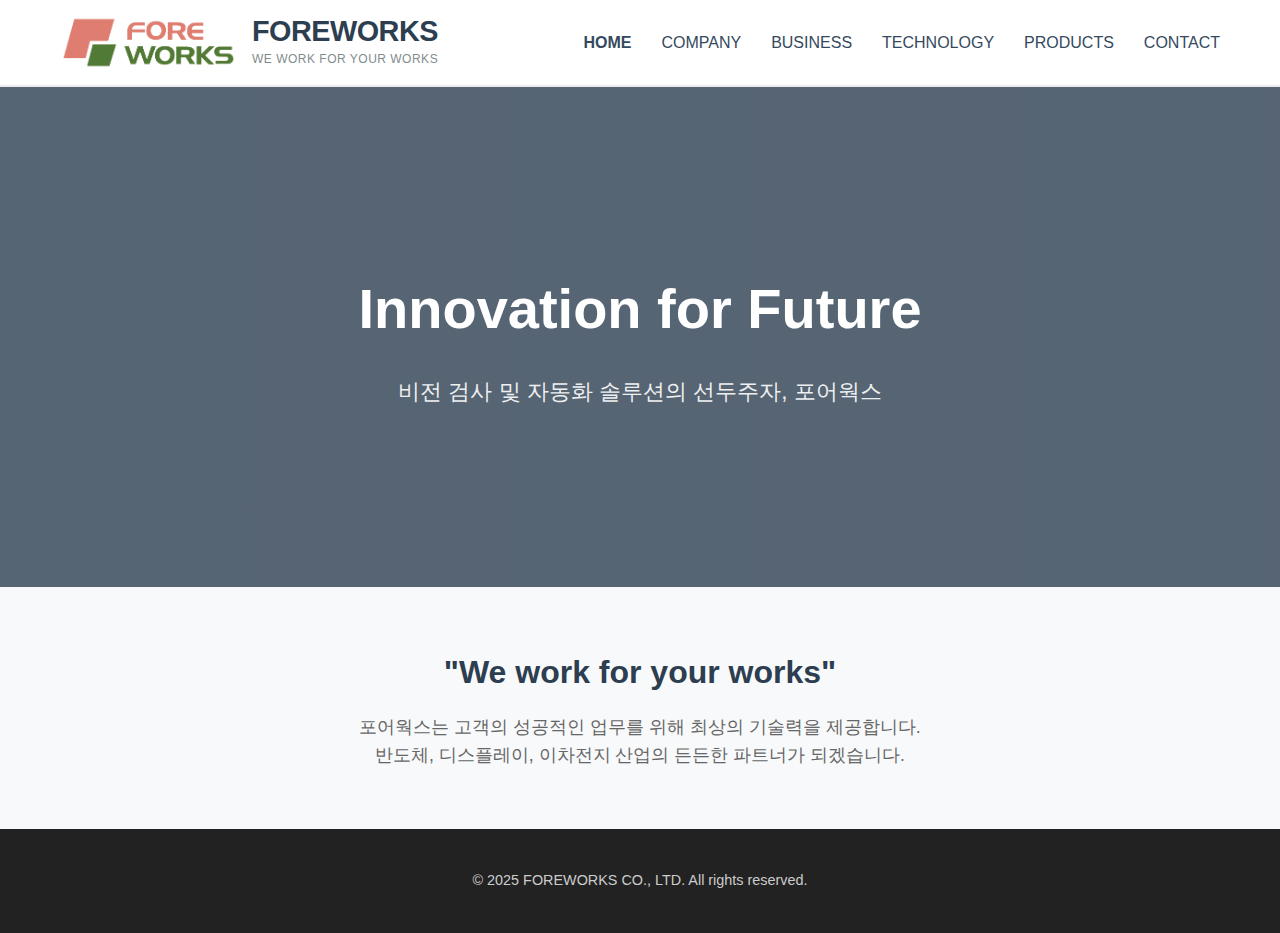
<file: index.html>
<!DOCTYPE html>
<html lang="ko">
<head>
    <meta charset="UTF-8">
    <link rel="stylesheet" href="css/style.css"> <title>FOREWORKS</title>
    <meta name="viewport" content="width=device-width, initial-scale=1.0">
    <title>FOREWORKS - We work for your works</title>
    <style>
        * {
            margin: 0;
            padding: 0;
            box-sizing: border-box;
        }

        :root {
            --primary-navy: #2C3E50; /* 신뢰감 있는 남색 */
            --primary-green: #7ED321;
            --primary-orange: #FF6B35;
            --text-dark: #333333;
            --text-gray: #666666;
            --light-bg: #F8F9FA;
            --white: #ffffff;
        }

        body {
            font-family: 'Segoe UI', 'Malgun Gothic', 'Apple SD Gothic Neo', sans-serif;
            line-height: 1.6;
            color: var(--text-dark);
        }

        /* Header & Navigation */
        header {
            background: var(--white);
            border-bottom: 2px solid #ececec;
            position: sticky;
            top: 0;
            z-index: 1000;
        }

        .container {
            max-width: 1200px;
            margin: 0 auto;
            padding: 0 20px;
        }

        .header-content {
            display: flex;
            justify-content: space-between;
            align-items: center;
            padding: 15px 0;
        }

        /* 로고 + 텍스트 아이덴티티 영역 */
        .logo-area {
            display: flex;
            align-items: center;
            text-decoration: none;
            gap: 15px;
        }

        .logo-img {
            height: 55px;
            width: auto;
        }

        .logo-text-group {
            display: flex;
            flex-direction: column;
            justify-content: center;
        }

        .company-name {
            font-size: 1.8rem;
            font-weight: 800;
            color: var(--primary-navy);
            line-height: 1.1;
            letter-spacing: -0.5px;
        }

        .company-slogan {
            font-size: 0.75rem;
            font-weight: 500;
            color: var(--text-muted);
            margin-top: 3px;
            letter-spacing: 0.5px;
            text-transform: uppercase;
        }

        nav ul {
            list-style: none;
            display: flex;
            gap: 30px;
        }

        nav a {
            text-decoration: none;
            color: var(--text-dark);
            font-weight: 600;
            font-size: 1rem;
            transition: color 0.3s;
        }

        nav a:hover {
            color: var(--primary-green);
        }

        /* Hero Section */
        .hero {
            background: linear-gradient(rgba(44, 62, 80, 0.8), rgba(44, 62, 80, 0.8)), url('https://images.unsplash.com/photo-1581091226825-a6a2a5aee158?auto=format&fit=crop&q=80') no-repeat center/cover;
            height: 500px;
            display: flex;
            align-items: center;
            justify-content: center;
            text-align: center;
            color: var(--white);
        }

        .hero-content h1 {
            font-size: 3.5rem;
            margin-bottom: 20px;
            font-weight: 700;
        }

        .hero-content p {
            font-size: 1.4rem;
            opacity: 0.9;
        }

        /* Quick Info Section */
        .identity-banner {
            background: var(--light-bg);
            padding: 60px 0;
            text-align: center;
        }

        .identity-banner h2 {
            color: var(--primary-navy);
            font-size: 2rem;
            margin-bottom: 15px;
        }

        .identity-banner p {
            color: var(--text-gray);
            max-width: 700px;
            margin: 0 auto;
            font-size: 1.1rem;
        }

        footer {
            background: #222;
            color: #ccc;
            padding: 40px 0;
            text-align: center;
            font-size: 0.9rem;
        }
    </style>
</head>
<body>

    <header>
        <div class="container">
            <div class="header-content">
                <a href="index.html" class="logo-area">
                    <img src="images/logo.png" alt="FOREWORKS LOGO" class="logo-img">
                    <div class="logo-text-group">
                        <span class="company-name">FOREWORKS</span>
                        <span class="company-slogan">We work for your works</span>
                    </div>
                </a>

                <nav>
                    <ul>
                        <li><a href="index.html" style="text-decoration: none; color: var(--text-main); font-weight: 700;">HOME</a></li>
                        <li><a href="company.html" style="text-decoration: none; color: var(--text-main); font-weight: 500;">COMPANY</a></li>
                        <li><a href="business.html" style="text-decoration: none; color: var(--text-main); font-weight: 500;">BUSINESS</a></li>
                        <li><a href="technology.html" style="text-decoration: none; color: var(--text-main); font-weight: 500;">TECHNOLOGY</a></li>
                        <li><a href="products.html" style="text-decoration: none; color: var(--text-main); font-weight: 500;">PRODUCTS</a></li>
                        <li><a href="contact.html" style="text-decoration: none; color: var(--text-main); font-weight: 500;">CONTACT</a></li>
                  
                    </ul>
                </nav>
            </div>
        </div>
    </header>

    <section class="hero">
        <div class="hero-content">
            <h1>Innovation for Future</h1>
            <p>비전 검사 및 자동화 솔루션의 선두주자, 포어웍스</p>
        </div>
    </section>

    <section class="identity-banner">
        <div class="container">
            <h2>"We work for your works"</h2>
            <p>포어웍스는 고객의 성공적인 업무를 위해 최상의 기술력을 제공합니다.<br>
            반도체, 디스플레이, 이차전지 산업의 든든한 파트너가 되겠습니다.</p>
        </div>
    </section>

    <footer>
        <div class="container">
            <p>© 2025 FOREWORKS CO., LTD. All rights reserved.</p>
        </div>
    </footer>

</body>
</html>
</file>
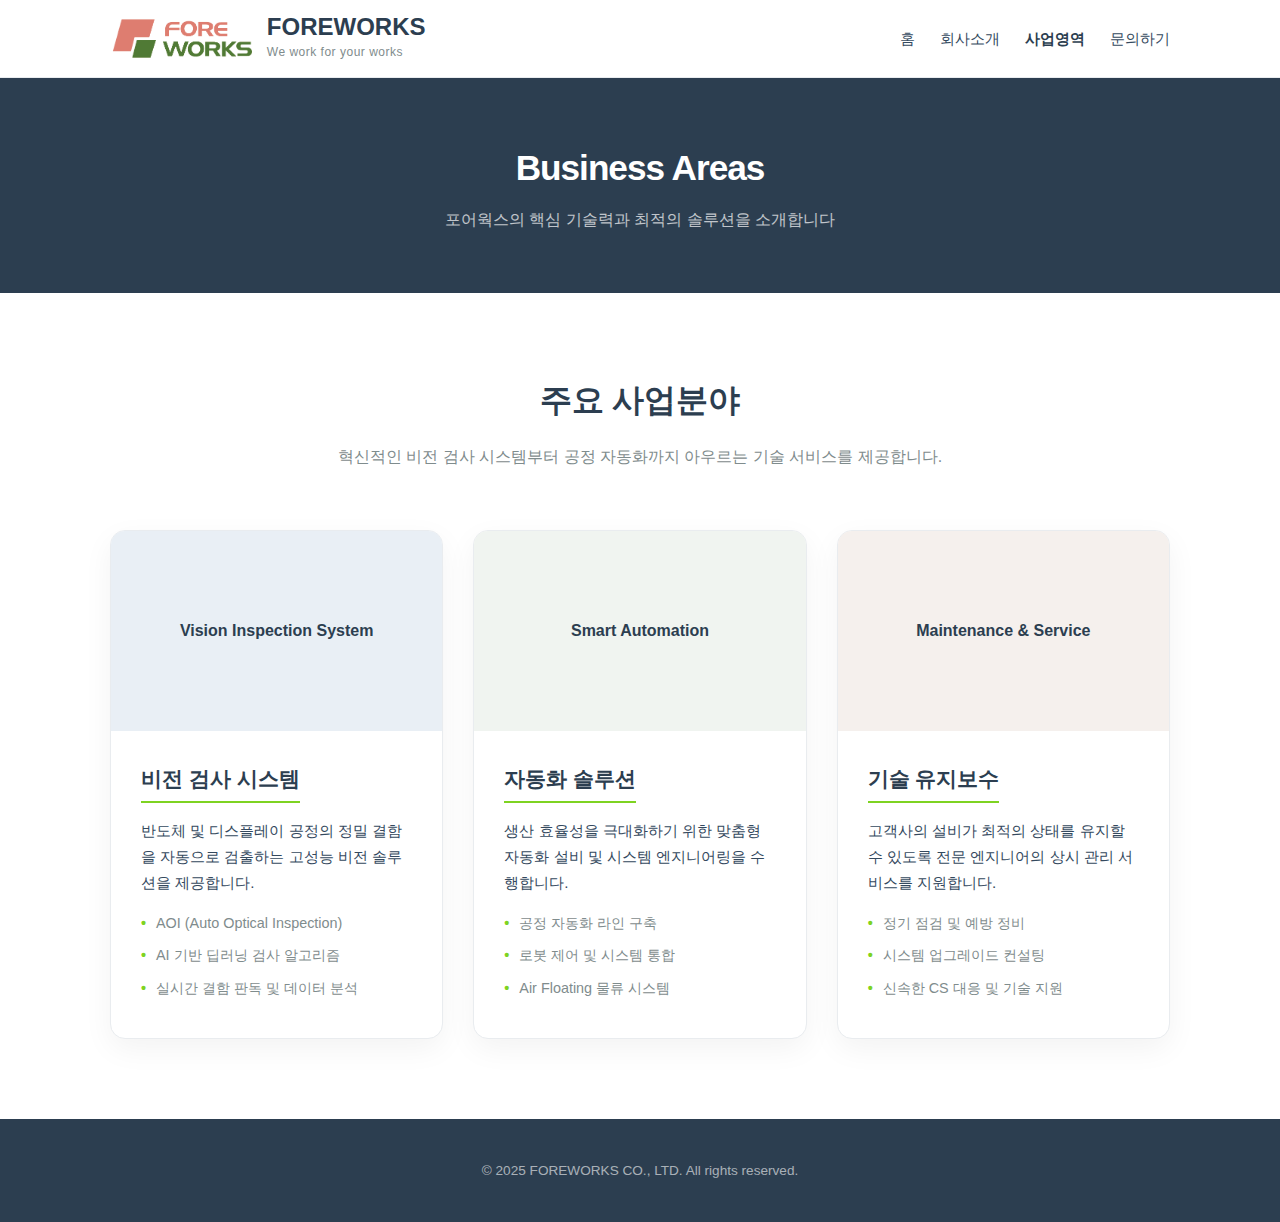
<file: business.html>
<!DOCTYPE html>
<html lang="ko">
<head>
    <meta charset="UTF-8">
    <meta name="viewport" content="width=device-width, initial-scale=1.0">
    <title>사업영역 - FOREWORKS</title>
    <style>
        * {
            margin: 0;
            padding: 0;
            box-sizing: border-box;
        }

        :root {
            --primary-navy: #2C3E50; /* 차분한 메인 네이비 */
            --soft-gray: #F8F9FA;    /* 부드러운 배경 회색 */
            --border-gray: #E9ECEF;  /* 경계선 색상 */
            --text-main: #34495E;    /* 짙은 회색 */
            --text-muted: #7F8C8D;   /* 보조 회색 */
            --white: #ffffff;
            --accent-green: #7ED321; /* 슬로건 포인트 컬러 */
        }

        body {
            font-family: 'Segoe UI', 'Malgun Gothic', sans-serif;
            line-height: 1.7;
            color: var(--text-main);
            background: var(--white);
        }

        /* Header */
        header {
            background: var(--white);
            border-bottom: 1px solid var(--border-gray);
            position: sticky;
            top: 0;
            z-index: 1000;
        }

        .container {
            max-width: 1100px;
            margin: 0 auto;
            padding: 0 20px;
        }

        .header-content {
            display: flex;
            justify-content: space-between;
            align-items: center;
            padding: 15px 0;
        }

        /* 로고 영역 */
        .logo-area {
            display: flex;
            align-items: center;
            text-decoration: none;
            gap: 12px;
        }

        .logo-img {
            height: 45px;
            width: auto;
        }

        .logo-text-group {
            display: flex;
            flex-direction: column;
        }

        .company-name {
            font-size: 1.5rem;
            font-weight: 800;
            color: var(--primary-navy);
            line-height: 1;
        }

        .company-slogan {
            font-size: 0.75rem;
            font-weight: 500;
            color: var(--text-muted);
            margin-top: 3px;
            letter-spacing: 0.5px;
        }

        nav ul {
            list-style: none;
            display: flex;
            gap: 25px;
        }

        nav a {
            text-decoration: none;
            color: var(--text-main);
            font-weight: 500;
            font-size: 0.95rem;
            transition: 0.3s;
        }

        nav a:hover, nav a.active {
            color: var(--primary-navy);
            font-weight: 700;
        }

        /* Page Hero */
        .page-hero {
            background: var(--primary-navy);
            padding: 60px 0;
            text-align: center;
            color: var(--white);
        }

        .page-hero h1 {
            font-size: 2.2rem;
            margin-bottom: 8px;
            letter-spacing: -1px;
        }

        .page-hero p {
            font-size: 1rem;
            opacity: 0.7;
        }

        /* Business Sections */
        section {
            padding: 80px 0;
        }

        .section-title {
            text-align: center;
            margin-bottom: 60px;
        }

        .section-title h2 {
            font-size: 2rem;
            color: var(--primary-navy);
            margin-bottom: 15px;
        }

        .section-title p {
            color: var(--text-muted);
        }

        /* Business Grid */
        .business-grid {
            display: grid;
            grid-template-columns: repeat(auto-fit, minmax(320px, 1fr));
            gap: 30px;
        }

        .business-card {
            background: var(--white);
            border-radius: 15px;
            overflow: hidden;
            box-shadow: 0 10px 30px rgba(0,0,0,0.05);
            border: 1px solid var(--border-gray);
            transition: transform 0.3s ease;
        }

        .business-card:hover {
            transform: translateY(-10px);
        }

        .card-img {
            width: 100%;
            height: 200px;
            background: var(--soft-gray);
            display: flex;
            align-items: center;
            justify-content: center;
            color: var(--primary-navy);
            font-weight: bold;
        }

        .card-content {
            padding: 30px;
        }

        .card-content h3 {
            font-size: 1.3rem;
            color: var(--primary-navy);
            margin-bottom: 15px;
            border-bottom: 2px solid var(--accent-green);
            display: inline-block;
            padding-bottom: 5px;
        }

        .card-content p {
            font-size: 0.95rem;
            color: var(--text-main);
            margin-bottom: 15px;
        }

        .feature-list {
            list-style: none;
            font-size: 0.9rem;
            color: var(--text-muted);
        }

        .feature-list li {
            margin-bottom: 8px;
            padding-left: 15px;
            position: relative;
        }

        .feature-list li::before {
            content: '•';
            position: absolute;
            left: 0;
            color: var(--accent-green);
            font-weight: bold;
        }

        footer {
            background: var(--primary-navy);
            color: rgba(255,255,255,0.6);
            padding: 40px 0;
            text-align: center;
            font-size: 0.85rem;
        }

        @media (max-width: 768px) {
            .header-content { flex-direction: column; gap: 15px; }
        }
    </style>
</head>
<body>
    <header>
        <div class="container">
            <div class="header-content">
                <a href="index.html" class="logo-area">
                    <img src="images/logo.png" alt="FOREWORKS" class="logo-img">
                    <div class="logo-text-group">
                        <span class="company-name">FOREWORKS</span>
                        <span class="company-slogan">We work for your works</span>
                    </div>
                </a>
                <nav>
                    <ul>
                        <li><a href="index.html">홈</a></li>
                        <li><a href="company.html">회사소개</a></li>
                        <li><a href="business.html" class="active">사업영역</a></li>
                        <li><a href="contact.html">문의하기</a></li>
                    </ul>
                </nav>
            </div>
        </div>
    </header>

    <section class="page-hero">
        <div class="container">
            <h1>Business Areas</h1>
            <p>포어웍스의 핵심 기술력과 최적의 솔루션을 소개합니다</p>
        </div>
    </section>

    <section>
        <div class="container">
            <div class="section-title">
                <h2>주요 사업분야</h2>
                <p>혁신적인 비전 검사 시스템부터 공정 자동화까지 아우르는 기술 서비스를 제공합니다.</p>
            </div>

            <div class="business-grid">
                <div class="business-card">
                    <div class="card-img" style="background: #e9eff5;">Vision Inspection System</div>
                    <div class="card-content">
                        <h3>비전 검사 시스템</h3>
                        <p>반도체 및 디스플레이 공정의 정밀 결함을 자동으로 검출하는 고성능 비전 솔루션을 제공합니다.</p>
                        <ul class="feature-list">
                            <li>AOI (Auto Optical Inspection)</li>
                            <li>AI 기반 딥러닝 검사 알고리즘</li>
                            <li>실시간 결함 판독 및 데이터 분석</li>
                        </ul>
                    </div>
                </div>

                <div class="business-card">
                    <div class="card-img" style="background: #f0f4f0;">Smart Automation</div>
                    <div class="card-content">
                        <h3>자동화 솔루션</h3>
                        <p>생산 효율성을 극대화하기 위한 맞춤형 자동화 설비 및 시스템 엔지니어링을 수행합니다.</p>
                        <ul class="feature-list">
                            <li>공정 자동화 라인 구축</li>
                            <li>로봇 제어 및 시스템 통합</li>
                            <li>Air Floating 물류 시스템</li>
                        </ul>
                    </div>
                </div>

                <div class="business-card">
                    <div class="card-img" style="background: #f5f0ed;">Maintenance & Service</div>
                    <div class="card-content">
                        <h3>기술 유지보수</h3>
                        <p>고객사의 설비가 최적의 상태를 유지할 수 있도록 전문 엔지니어의 상시 관리 서비스를 지원합니다.</p>
                        <ul class="feature-list">
                            <li>정기 점검 및 예방 정비</li>
                            <li>시스템 업그레이드 컨설팅</li>
                            <li>신속한 CS 대응 및 기술 지원</li>
                        </ul>
                    </div>
                </div>
            </div>
        </div>
    </section>

    <footer>
        <div class="container">
            <p>© 2025 FOREWORKS CO., LTD. All rights reserved.</p>
        </div>
    </footer>
</body>
</html>
</file>
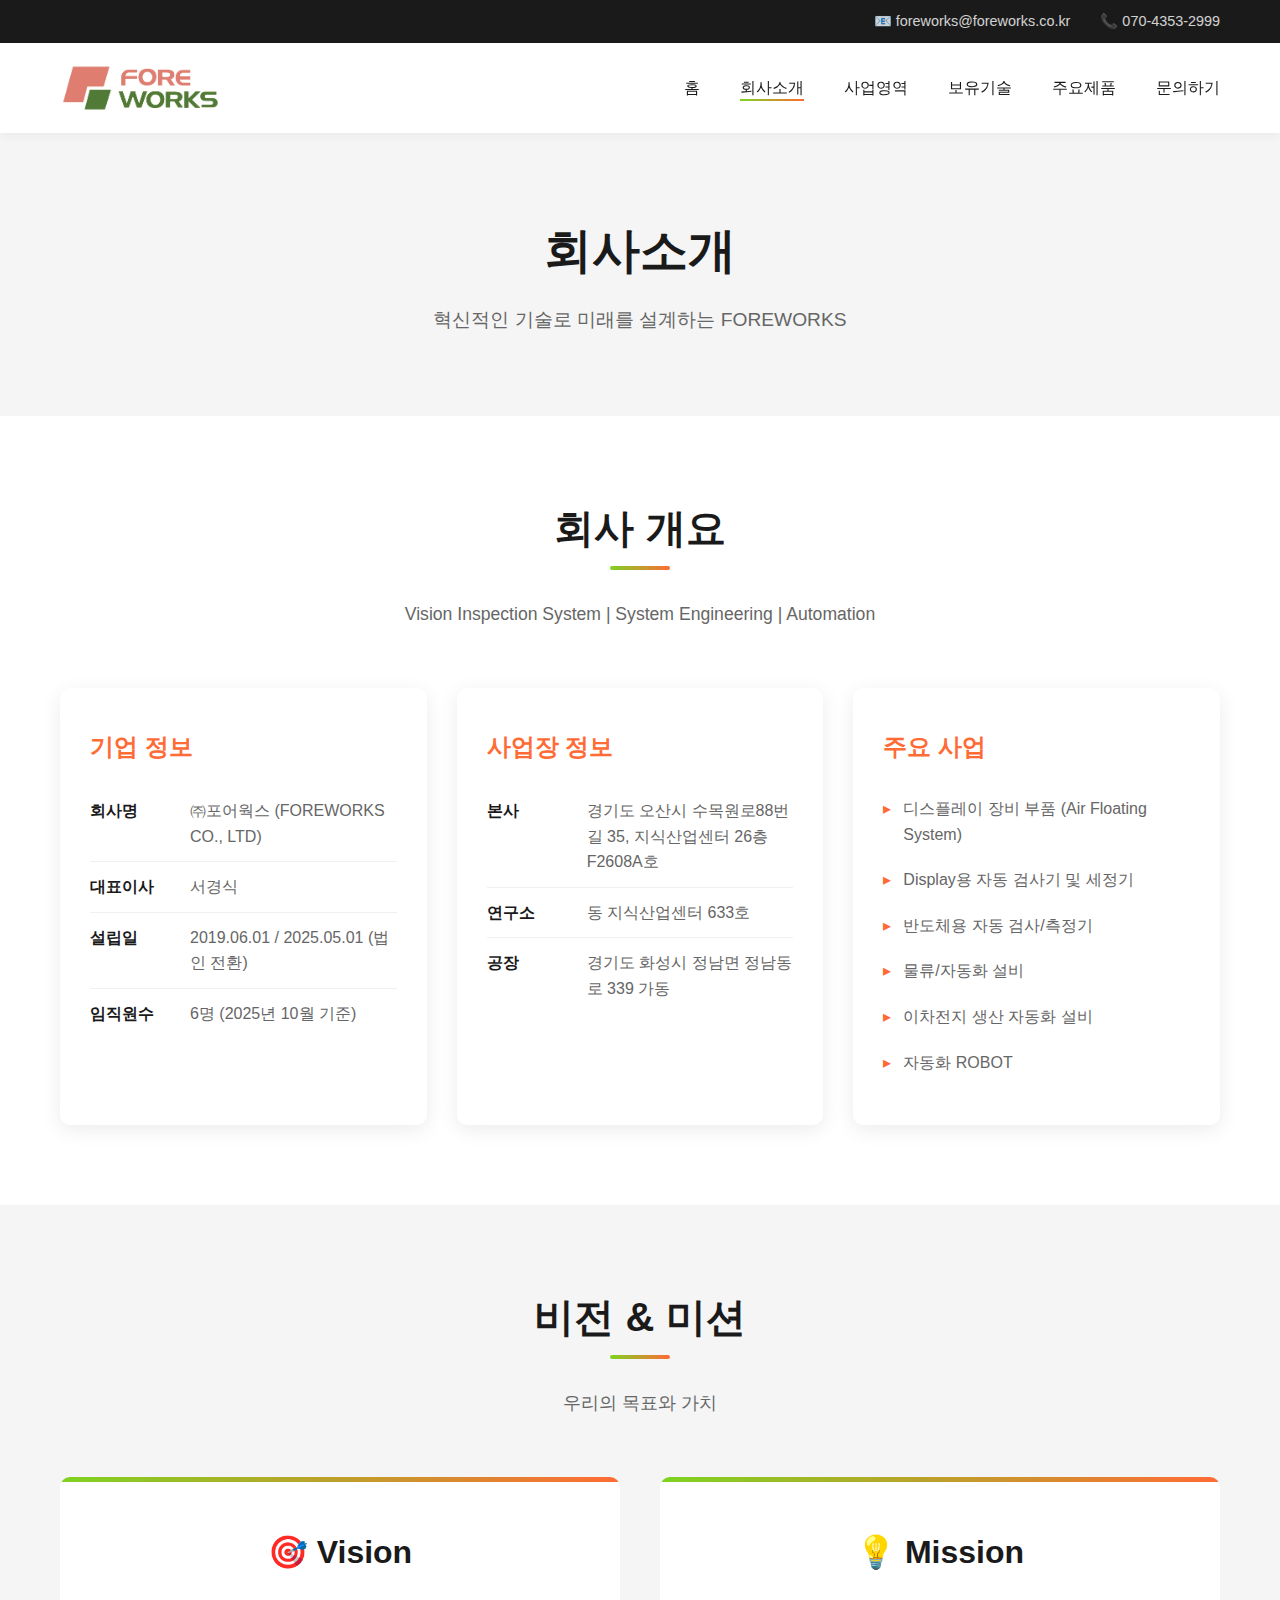
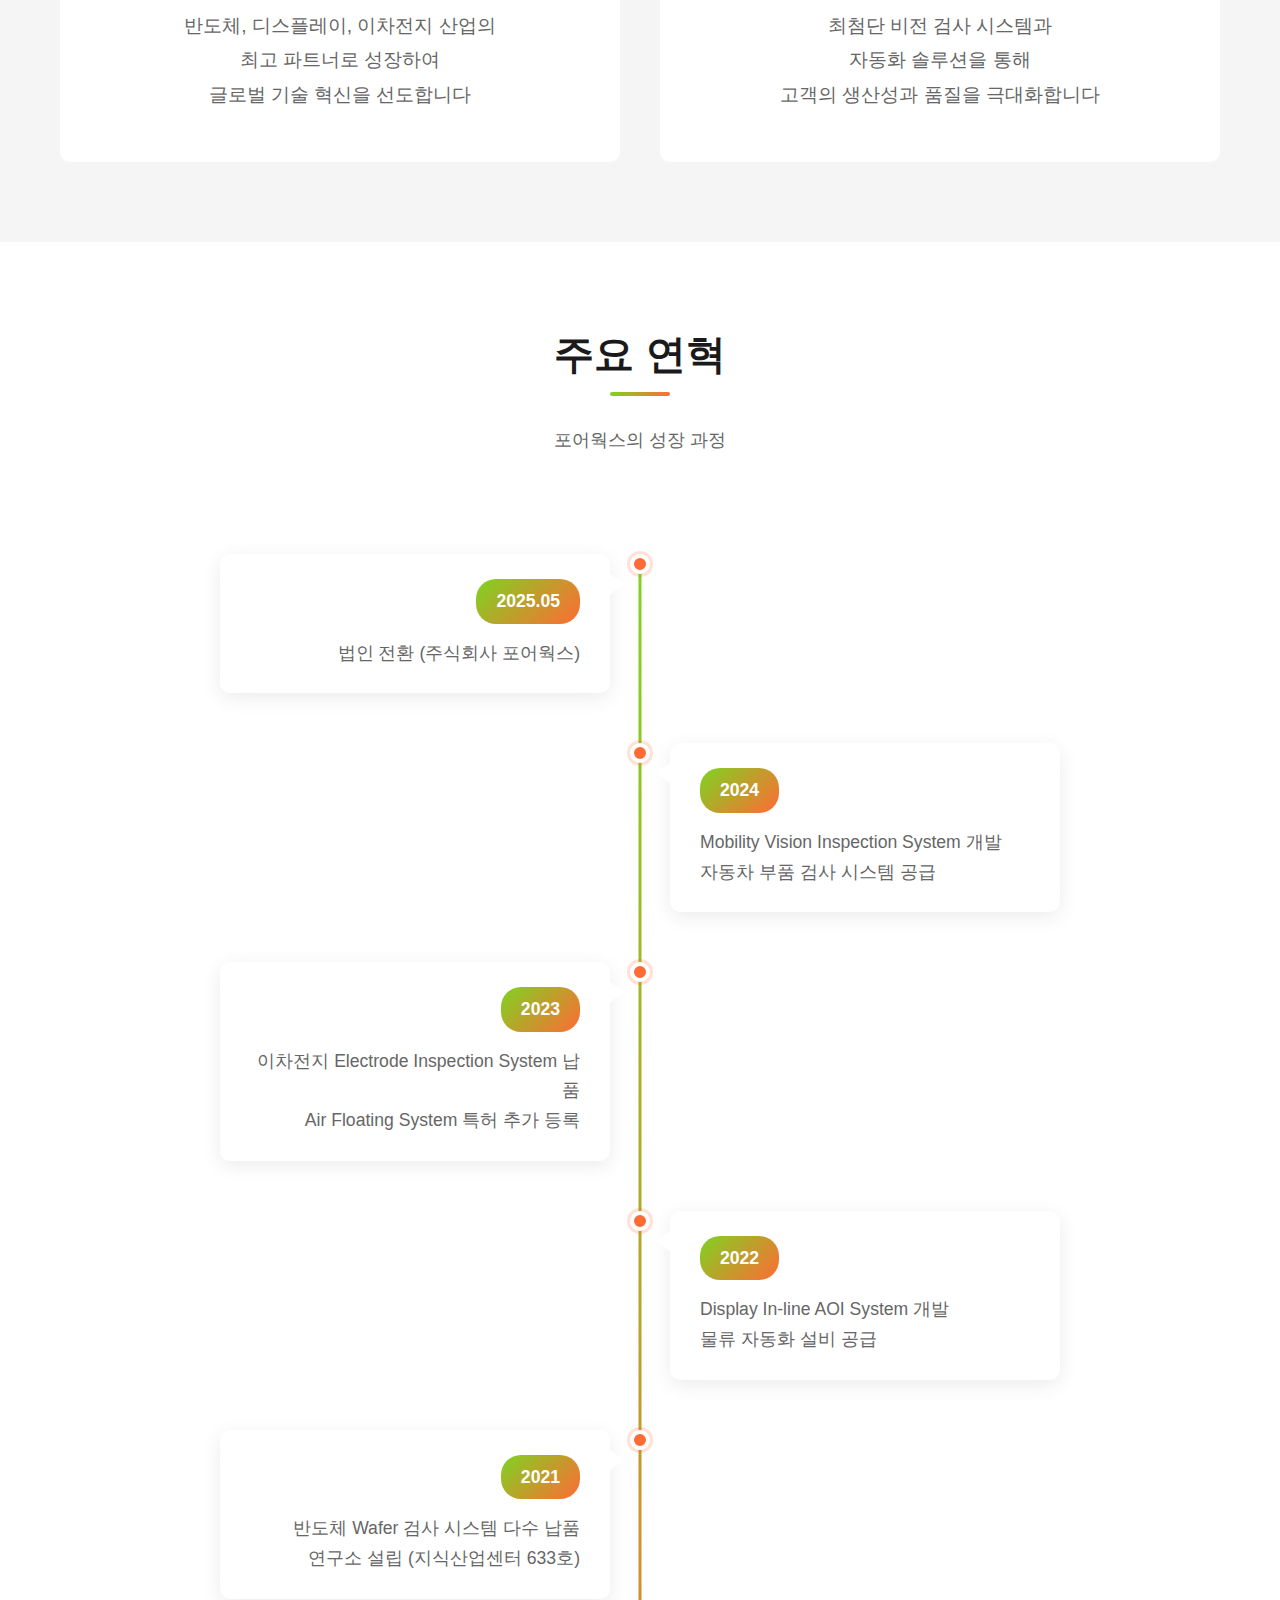
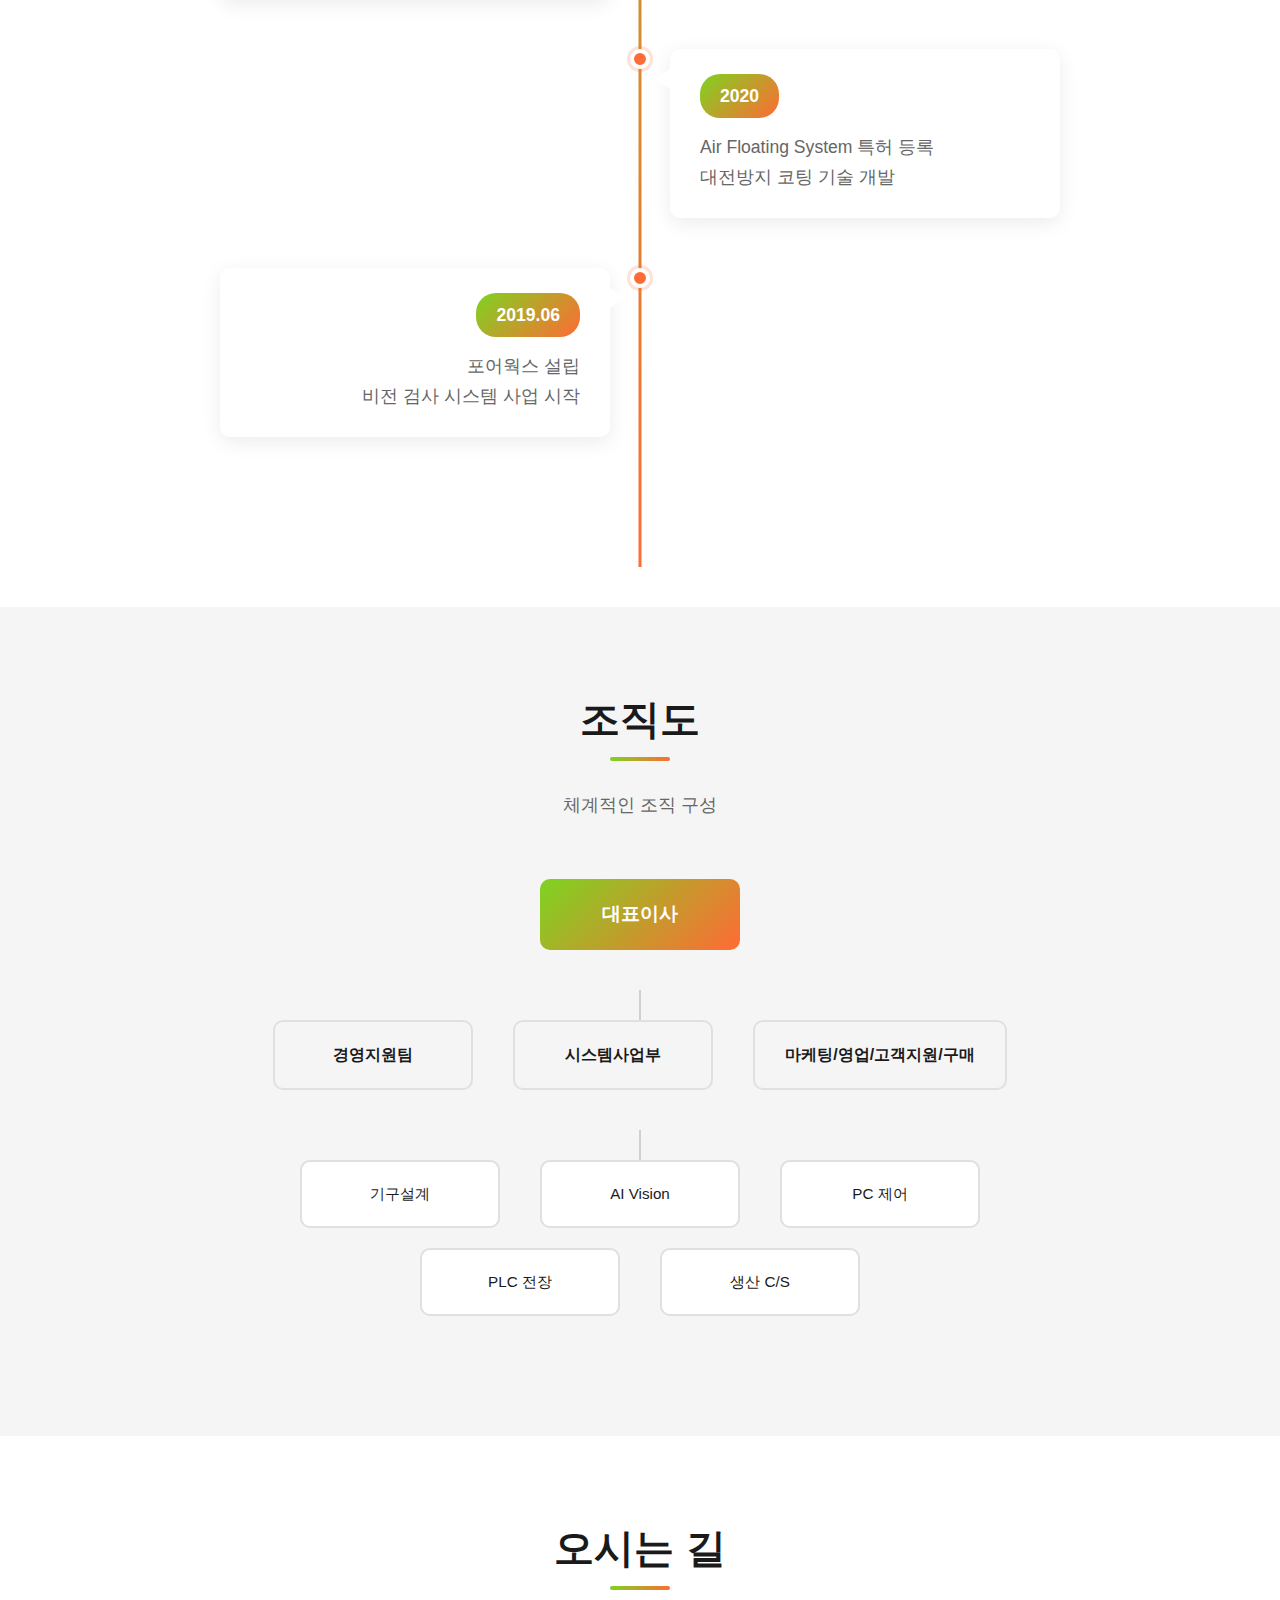
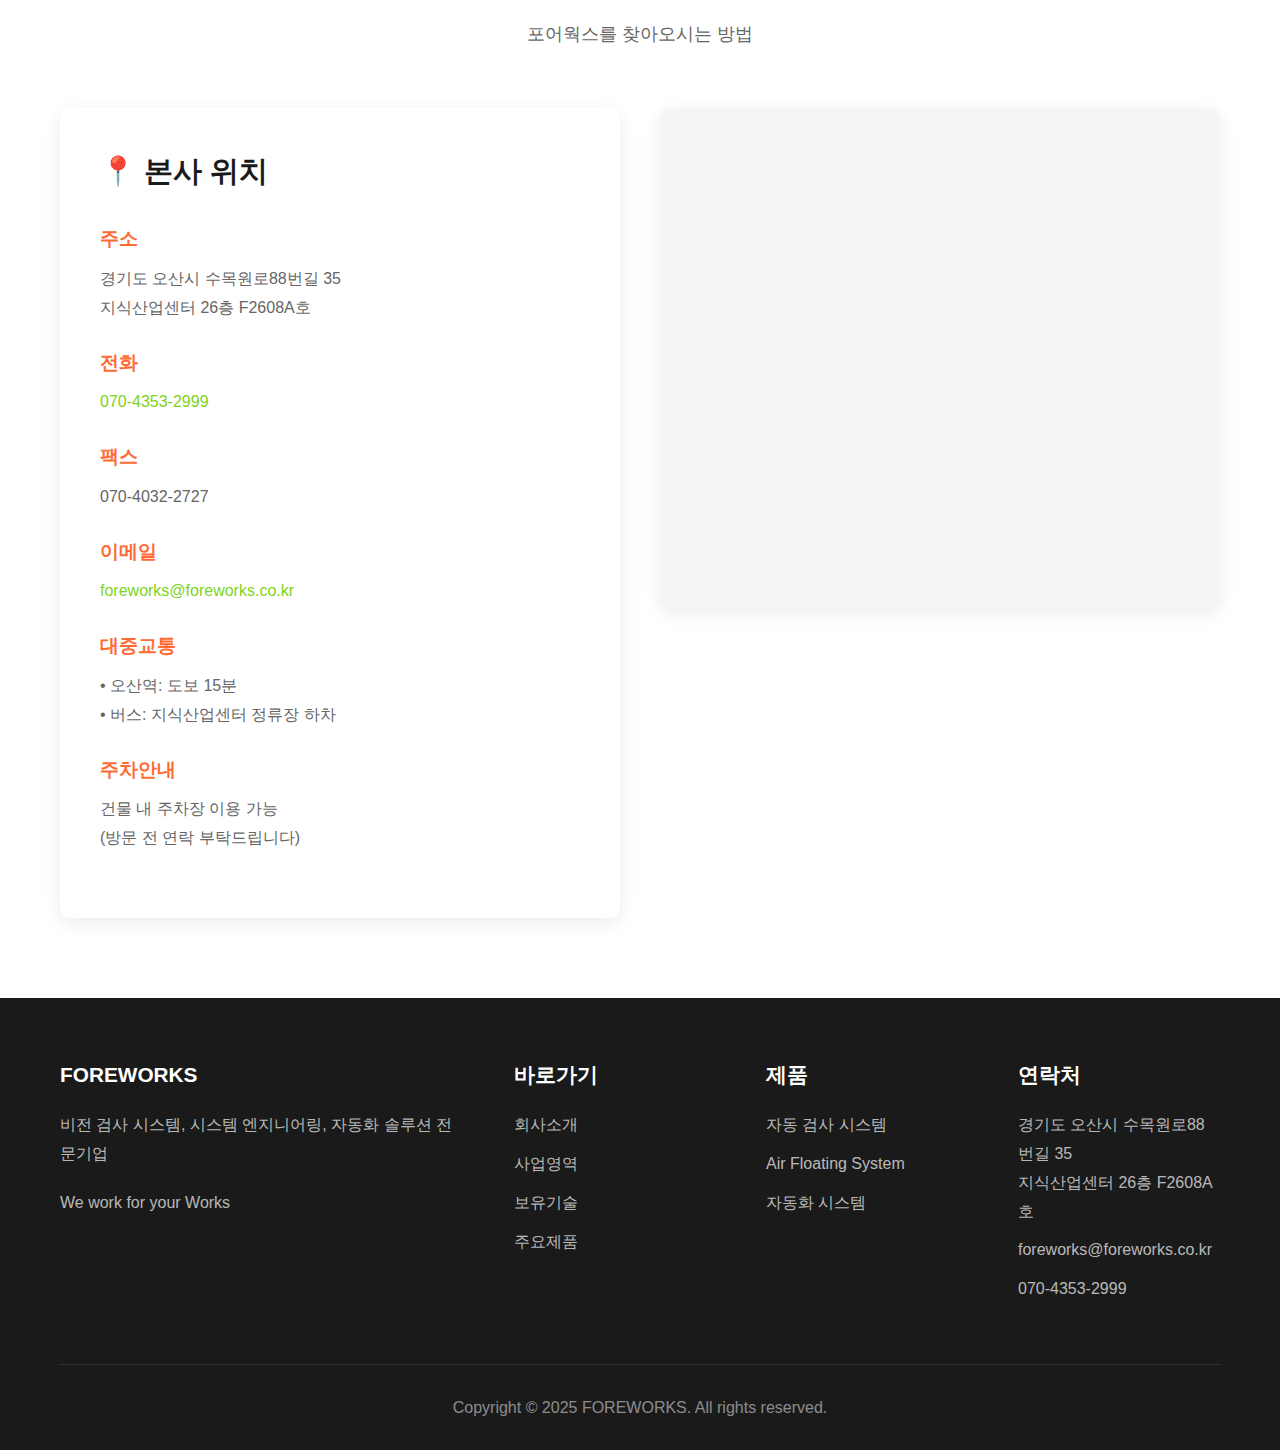
<file: company.html>
<!DOCTYPE html>
<html lang="ko">
<head>
    <meta charset="UTF-8">
    <meta name="viewport" content="width=device-width, initial-scale=1.0">
    <title>회사소개 - FOREWORKS</title>
    <style>
        * {
            margin: 0;
            padding: 0;
            box-sizing: border-box;
        }

        :root {
            --primary-green: #7ED321;
            --primary-orange: #FF6B35;
            --dark: #1a1a1a;
            --gray: #666666;
            --light-gray: #f5f5f5;
            --white: #ffffff;
        }

        body {
            font-family: 'Segoe UI', 'Malgun Gothic', 'Apple SD Gothic Neo', sans-serif;
            line-height: 1.6;
            color: var(--dark);
            background: var(--white);
        }

        /* Header & Navigation */
        header {
            background: var(--white);
            box-shadow: 0 2px 10px rgba(0,0,0,0.05);
            position: sticky;
            top: 0;
            z-index: 1000;
        }

        .header-top {
            background: var(--dark);
            color: var(--white);
            padding: 10px 0;
            font-size: 0.9rem;
        }

        .header-top .container {
            display: flex;
            justify-content: flex-end;
            gap: 30px;
        }

        .header-top a {
            color: var(--white);
            text-decoration: none;
            opacity: 0.8;
            transition: opacity 0.3s;
        }

        .header-top a:hover {
            opacity: 1;
        }

        .header-main {
            padding: 20px 0;
        }

        .header-content {
            display: flex;
            justify-content: space-between;
            align-items: center;
        }

        .logo {
            display: flex;
            align-items: center;
        }

        .logo img {
            height: 50px;
            width: auto;
            transition: transform 0.3s;
        }

        .logo img:hover {
            transform: scale(1.05);
        }

        nav ul {
            list-style: none;
            display: flex;
            gap: 40px;
        }

        nav a {
            text-decoration: none;
            color: var(--dark);
            font-weight: 500;
            font-size: 1rem;
            transition: color 0.3s;
            position: relative;
        }

        nav a::after {
            content: '';
            position: absolute;
            bottom: -5px;
            left: 0;
            width: 0;
            height: 2px;
            background: linear-gradient(90deg, var(--primary-green), var(--primary-orange));
            transition: width 0.3s;
        }

        nav a:hover::after,
        nav a.active::after {
            width: 100%;
        }

        .container {
            max-width: 1200px;
            margin: 0 auto;
            padding: 0 20px;
        }

        /* Page Hero */
        .page-hero {
            background: linear-gradient(135deg, rgba(126, 211, 33, 0.05) 0%, rgba(255, 107, 53, 0.05) 100%);
            padding: 80px 0;
            text-align: center;
        }

        .page-hero h1 {
            font-size: 3rem;
            color: var(--dark);
            margin-bottom: 15px;
            font-weight: 700;
        }

        .page-hero p {
            font-size: 1.2rem;
            color: var(--gray);
        }

        /* Section */
        section {
            padding: 80px 0;
        }

        section:nth-child(even) {
            background: var(--light-gray);
        }

        .section-title {
            text-align: center;
            margin-bottom: 60px;
        }

        .section-title h2 {
            font-size: 2.5rem;
            color: var(--dark);
            margin-bottom: 15px;
            font-weight: 700;
            position: relative;
            display: inline-block;
        }

        .section-title h2::after {
            content: '';
            position: absolute;
            bottom: -10px;
            left: 50%;
            transform: translateX(-50%);
            width: 60px;
            height: 4px;
            background: linear-gradient(90deg, var(--primary-green), var(--primary-orange));
            border-radius: 2px;
        }

        .section-title p {
            font-size: 1.1rem;
            color: var(--gray);
            margin-top: 25px;
        }

        /* Company Overview */
        .overview-grid {
            display: grid;
            grid-template-columns: repeat(3, 1fr);
            gap: 30px;
            margin-top: 40px;
        }

        .overview-card {
            background: var(--white);
            padding: 40px 30px;
            border-radius: 10px;
            box-shadow: 0 5px 20px rgba(0,0,0,0.08);
            transition: all 0.3s;
        }

        .overview-card:hover {
            transform: translateY(-5px);
            box-shadow: 0 10px 30px rgba(0,0,0,0.15);
        }

        .overview-card h3 {
            font-size: 1.5rem;
            color: var(--primary-orange);
            margin-bottom: 20px;
            font-weight: 600;
        }

        .info-row {
            display: flex;
            padding: 12px 0;
            border-bottom: 1px solid #f0f0f0;
        }

        .info-row:last-child {
            border-bottom: none;
        }

        .info-label {
            font-weight: 600;
            color: var(--dark);
            min-width: 100px;
        }

        .info-value {
            color: var(--gray);
            flex: 1;
        }

        .overview-card ul {
            list-style: none;
        }

        .overview-card li {
            padding: 10px 0;
            color: var(--gray);
            position: relative;
            padding-left: 20px;
        }

        .overview-card li::before {
            content: '▸';
            position: absolute;
            left: 0;
            color: var(--primary-orange);
        }

        /* Vision Mission */
        .vision-mission {
            display: grid;
            grid-template-columns: repeat(2, 1fr);
            gap: 40px;
            margin-top: 40px;
        }

        .vm-card {
            background: var(--white);
            padding: 50px 40px;
            border-radius: 10px;
            text-align: center;
            position: relative;
            overflow: hidden;
        }

        .vm-card::before {
            content: '';
            position: absolute;
            top: 0;
            left: 0;
            width: 100%;
            height: 5px;
            background: linear-gradient(90deg, var(--primary-green), var(--primary-orange));
        }

        .vm-card h3 {
            font-size: 2rem;
            color: var(--dark);
            margin-bottom: 30px;
            font-weight: 700;
        }

        .vm-card p {
            font-size: 1.2rem;
            color: var(--gray);
            line-height: 1.8;
        }

        /* History Timeline */
        .timeline {
            position: relative;
            max-width: 900px;
            margin: 0 auto;
            padding: 40px 0;
        }

        .timeline::before {
            content: '';
            position: absolute;
            left: 50%;
            transform: translateX(-50%);
            width: 3px;
            height: 100%;
            background: linear-gradient(180deg, var(--primary-green), var(--primary-orange));
        }

        .timeline-item {
            margin-bottom: 50px;
            position: relative;
        }

        .timeline-item:nth-child(odd) {
            text-align: right;
            padding-right: 50%;
            padding-left: 0;
        }

        .timeline-item:nth-child(even) {
            text-align: left;
            padding-left: 50%;
            padding-right: 0;
        }

        .timeline-content {
            background: var(--white);
            padding: 25px 30px;
            border-radius: 10px;
            box-shadow: 0 5px 20px rgba(0,0,0,0.08);
            position: relative;
            margin: 0 30px;
        }

        .timeline-item:nth-child(odd) .timeline-content::after {
            content: '';
            position: absolute;
            right: -15px;
            top: 20px;
            width: 0;
            height: 0;
            border-left: 15px solid var(--white);
            border-top: 10px solid transparent;
            border-bottom: 10px solid transparent;
        }

        .timeline-item:nth-child(even) .timeline-content::after {
            content: '';
            position: absolute;
            left: -15px;
            top: 20px;
            width: 0;
            height: 0;
            border-right: 15px solid var(--white);
            border-top: 10px solid transparent;
            border-bottom: 10px solid transparent;
        }

        .timeline-year {
            display: inline-block;
            background: linear-gradient(135deg, var(--primary-green), var(--primary-orange));
            color: var(--white);
            padding: 8px 20px;
            border-radius: 20px;
            font-weight: 700;
            font-size: 1.1rem;
            margin-bottom: 15px;
        }

        .timeline-description {
            font-size: 1.1rem;
            color: var(--gray);
            line-height: 1.7;
        }

        .timeline-dot {
            position: absolute;
            left: 50%;
            transform: translateX(-50%);
            width: 20px;
            height: 20px;
            background: var(--primary-orange);
            border: 4px solid var(--white);
            border-radius: 50%;
            box-shadow: 0 0 0 3px rgba(255, 107, 53, 0.2);
        }

        /* Organization Chart */
        .org-chart {
            max-width: 900px;
            margin: 0 auto;
            text-align: center;
        }

        .org-level {
            margin-bottom: 40px;
        }

        .org-box {
            background: var(--white);
            border: 2px solid #e0e0e0;
            border-radius: 10px;
            padding: 20px 30px;
            display: inline-block;
            min-width: 200px;
            position: relative;
            margin: 0 10px;
            transition: all 0.3s;
        }

        .org-box:hover {
            border-color: var(--primary-green);
            box-shadow: 0 5px 20px rgba(0,0,0,0.1);
        }

        .org-box.ceo {
            background: linear-gradient(135deg, var(--primary-green), var(--primary-orange));
            color: var(--white);
            border: none;
            font-weight: 700;
            font-size: 1.2rem;
        }

        .org-box.department {
            background: var(--light-gray);
            font-weight: 600;
        }

        .org-box.team {
            font-size: 0.95rem;
        }

        .org-connector {
            width: 2px;
            height: 30px;
            background: #d0d0d0;
            margin: 0 auto;
        }

        .org-horizontal {
            display: flex;
            justify-content: center;
            gap: 20px;
            flex-wrap: wrap;
        }

        /* Location Map */
        .location-section {
            display: grid;
            grid-template-columns: 1fr 1fr;
            gap: 40px;
            align-items: start;
        }

        .location-info {
            background: var(--white);
            padding: 40px;
            border-radius: 10px;
            box-shadow: 0 5px 20px rgba(0,0,0,0.08);
        }

        .location-info h3 {
            font-size: 1.8rem;
            color: var(--dark);
            margin-bottom: 30px;
            font-weight: 700;
        }

        .location-item {
            margin-bottom: 25px;
        }

        .location-item h4 {
            font-size: 1.2rem;
            color: var(--primary-orange);
            margin-bottom: 10px;
            font-weight: 600;
        }

        .location-item p {
            color: var(--gray);
            line-height: 1.8;
            font-size: 1rem;
        }

        .location-item a {
            color: var(--primary-green);
            text-decoration: none;
            font-weight: 500;
        }

        .location-item a:hover {
            text-decoration: underline;
        }

        .map-container {
            background: var(--light-gray);
            border-radius: 10px;
            overflow: hidden;
            box-shadow: 0 5px 20px rgba(0,0,0,0.08);
            height: 500px;
        }

        .map-container iframe {
            width: 100%;
            height: 100%;
            border: none;
        }

        /* Footer */
        footer {
            background: var(--dark);
            color: var(--white);
            padding: 60px 0 30px;
        }

        .footer-content {
            display: grid;
            grid-template-columns: 2fr 1fr 1fr 1fr;
            gap: 50px;
            margin-bottom: 50px;
        }

        .footer-section h3 {
            margin-bottom: 20px;
            font-size: 1.3rem;
        }

        .footer-section p,
        .footer-section a {
            color: rgba(255,255,255,0.7);
            margin-bottom: 10px;
            line-height: 1.8;
            text-decoration: none;
            display: block;
        }

        .footer-section a:hover {
            color: var(--primary-green);
        }

        .footer-bottom {
            border-top: 1px solid rgba(255,255,255,0.1);
            padding-top: 30px;
            text-align: center;
            color: rgba(255,255,255,0.5);
        }

        /* Responsive */
        @media (max-width: 1024px) {
            .overview-grid {
                grid-template-columns: 1fr;
            }

            .vision-mission {
                grid-template-columns: 1fr;
            }

            .timeline::before {
                left: 30px;
            }

            .timeline-item:nth-child(odd),
            .timeline-item:nth-child(even) {
                text-align: left;
                padding-left: 80px;
                padding-right: 0;
            }

            .timeline-content {
                margin: 0;
            }

            .timeline-item .timeline-content::after {
                left: -15px !important;
                right: auto !important;
                border-right: 15px solid var(--white);
                border-left: none !important;
                border-top: 10px solid transparent;
                border-bottom: 10px solid transparent;
            }

            .timeline-dot {
                left: 30px;
            }

            .location-section {
                grid-template-columns: 1fr;
            }
        }

        @media (max-width: 768px) {
            .page-hero h1 {
                font-size: 2rem;
            }

            nav ul {
                flex-direction: column;
                gap: 15px;
            }

            .footer-content {
                grid-template-columns: 1fr;
                gap: 30px;
            }

            .org-horizontal {
                flex-direction: column;
                align-items: center;
            }
        }
    </style>
</head>
<body>
    <!-- Header -->
    <header>
        <div class="header-top">
            <div class="container">
                <a href="mailto:foreworks@foreworks.co.kr">📧 foreworks@foreworks.co.kr</a>
                <a href="tel:070-4353-2999">📞 070-4353-2999</a>
            </div>
        </div>
        <div class="header-main">
            <div class="container">
                <div class="header-content">
                    <a href="index.html" class="logo">
                        <img src="images/logo.png" alt="FOREWORKS">
                    </a>
                    <nav>
                        <ul>
                            <li><a href="index.html">홈</a></li>
                            <li><a href="company.html" class="active">회사소개</a></li>
                            <li><a href="business.html">사업영역</a></li>
                            <li><a href="technology.html">보유기술</a></li>
                            <li><a href="products.html">주요제품</a></li>
                            <li><a href="contact.html">문의하기</a></li>
                        </ul>
                    </nav>
                </div>
            </div>
        </div>
    </header>

    <!-- Page Hero -->
    <section class="page-hero">
        <div class="container">
            <h1>회사소개</h1>
            <p>혁신적인 기술로 미래를 설계하는 FOREWORKS</p>
        </div>
    </section>

    <!-- Company Overview -->
    <section>
        <div class="container">
            <div class="section-title">
                <h2>회사 개요</h2>
                <p>Vision Inspection System | System Engineering | Automation</p>
            </div>
            
            <div class="overview-grid">
                <div class="overview-card">
                    <h3>기업 정보</h3>
                    <div class="info-row">
                        <span class="info-label">회사명</span>
                        <span class="info-value">㈜포어웍스 (FOREWORKS CO., LTD)</span>
                    </div>
                    <div class="info-row">
                        <span class="info-label">대표이사</span>
                        <span class="info-value">서경식</span>
                    </div>
                    <div class="info-row">
                        <span class="info-label">설립일</span>
                        <span class="info-value">2019.06.01 / 2025.05.01 (법인 전환)</span>
                    </div>
                    <div class="info-row">
                        <span class="info-label">임직원수</span>
                        <span class="info-value">6명 (2025년 10월 기준)</span>
                    </div>
                </div>

                <div class="overview-card">
                    <h3>사업장 정보</h3>
                    <div class="info-row">
                        <span class="info-label">본사</span>
                        <span class="info-value">경기도 오산시 수목원로88번길 35, 지식산업센터 26층 F2608A호</span>
                    </div>
                    <div class="info-row">
                        <span class="info-label">연구소</span>
                        <span class="info-value">동 지식산업센터 633호</span>
                    </div>
                    <div class="info-row">
                        <span class="info-label">공장</span>
                        <span class="info-value">경기도 화성시 정남면 정남동로 339 가동</span>
                    </div>
                </div>

                <div class="overview-card">
                    <h3>주요 사업</h3>
                    <ul>
                        <li>디스플레이 장비 부품 (Air Floating System)</li>
                        <li>Display용 자동 검사기 및 세정기</li>
                        <li>반도체용 자동 검사/측정기</li>
                        <li>물류/자동화 설비</li>
                        <li>이차전지 생산 자동화 설비</li>
                        <li>자동화 ROBOT</li>
                    </ul>
                </div>
            </div>
        </div>
    </section>

    <!-- Vision & Mission -->
    <section style="background: var(--light-gray);">
        <div class="container">
            <div class="section-title">
                <h2>비전 & 미션</h2>
                <p>우리의 목표와 가치</p>
            </div>
            
            <div class="vision-mission">
                <div class="vm-card">
                    <h3>🎯 Vision</h3>
                    <p>반도체, 디스플레이, 이차전지 산업의<br>최고 파트너로 성장하여<br>글로벌 기술 혁신을 선도합니다</p>
                </div>
                <div class="vm-card">
                    <h3>💡 Mission</h3>
                    <p>최첨단 비전 검사 시스템과<br>자동화 솔루션을 통해<br>고객의 생산성과 품질을 극대화합니다</p>
                </div>
            </div>
        </div>
    </section>

    <!-- History -->
    <section>
        <div class="container">
            <div class="section-title">
                <h2>주요 연혁</h2>
                <p>포어웍스의 성장 과정</p>
            </div>
            
            <div class="timeline">
                <div class="timeline-item">
                    <div class="timeline-dot"></div>
                    <div class="timeline-content">
                        <span class="timeline-year">2025.05</span>
                        <p class="timeline-description">법인 전환 (주식회사 포어웍스)</p>
                    </div>
                </div>

                <div class="timeline-item">
                    <div class="timeline-dot"></div>
                    <div class="timeline-content">
                        <span class="timeline-year">2024</span>
                        <p class="timeline-description">Mobility Vision Inspection System 개발<br>자동차 부품 검사 시스템 공급</p>
                    </div>
                </div>

                <div class="timeline-item">
                    <div class="timeline-dot"></div>
                    <div class="timeline-content">
                        <span class="timeline-year">2023</span>
                        <p class="timeline-description">이차전지 Electrode Inspection System 납품<br>Air Floating System 특허 추가 등록</p>
                    </div>
                </div>

                <div class="timeline-item">
                    <div class="timeline-dot"></div>
                    <div class="timeline-content">
                        <span class="timeline-year">2022</span>
                        <p class="timeline-description">Display In-line AOI System 개발<br>물류 자동화 설비 공급</p>
                    </div>
                </div>

                <div class="timeline-item">
                    <div class="timeline-dot"></div>
                    <div class="timeline-content">
                        <span class="timeline-year">2021</span>
                        <p class="timeline-description">반도체 Wafer 검사 시스템 다수 납품<br>연구소 설립 (지식산업센터 633호)</p>
                    </div>
                </div>

                <div class="timeline-item">
                    <div class="timeline-dot"></div>
                    <div class="timeline-content">
                        <span class="timeline-year">2020</span>
                        <p class="timeline-description">Air Floating System 특허 등록<br>대전방지 코팅 기술 개발</p>
                    </div>
                </div>

                <div class="timeline-item">
                    <div class="timeline-dot"></div>
                    <div class="timeline-content">
                        <span class="timeline-year">2019.06</span>
                        <p class="timeline-description">포어웍스 설립<br>비전 검사 시스템 사업 시작</p>
                    </div>
                </div>
            </div>
        </div>
    </section>

    <!-- Organization Chart -->
    <section style="background: var(--light-gray);">
        <div class="container">
            <div class="section-title">
                <h2>조직도</h2>
                <p>체계적인 조직 구성</p>
            </div>
            
            <div class="org-chart">
                <div class="org-level">
                    <div class="org-box ceo">대표이사</div>
                </div>
                
                <div class="org-connector"></div>
                
                <div class="org-level">
                    <div class="org-horizontal">
                        <div class="org-box department">경영지원팀</div>
                        <div class="org-box department">시스템사업부</div>
                        <div class="org-box department">마케팅/영업/고객지원/구매</div>
                    </div>
                </div>
                
                <div class="org-connector"></div>
                
                <div class="org-level">
                    <div class="org-horizontal">
                        <div class="org-box team">기구설계</div>
                        <div class="org-box team">AI Vision</div>
                        <div class="org-box team">PC 제어</div>
                        <div class="org-box team">PLC 전장</div>
                        <div class="org-box team">생산 C/S</div>
                    </div>
                </div>
            </div>
        </div>
    </section>

    <!-- Location -->
    <section>
        <div class="container">
            <div class="section-title">
                <h2>오시는 길</h2>
                <p>포어웍스를 찾아오시는 방법</p>
            </div>
            
            <div class="location-section">
                <div class="location-info">
                    <h3>📍 본사 위치</h3>
                    
                    <div class="location-item">
                        <h4>주소</h4>
                        <p>경기도 오산시 수목원로88번길 35<br>지식산업센터 26층 F2608A호</p>
                    </div>

                    <div class="location-item">
                        <h4>전화</h4>
                        <p><a href="tel:070-4353-2999">070-4353-2999</a></p>
                    </div>

                    <div class="location-item">
                        <h4>팩스</h4>
                        <p>070-4032-2727</p>
                    </div>

                    <div class="location-item">
                        <h4>이메일</h4>
                        <p><a href="mailto:foreworks@foreworks.co.kr">foreworks@foreworks.co.kr</a></p>
                    </div>

                    <div class="location-item">
                        <h4>대중교통</h4>
                        <p>• 오산역: 도보 15분<br>
                        • 버스: 지식산업센터 정류장 하차</p>
                    </div>

                    <div class="location-item">
                        <h4>주차안내</h4>
                        <p>건물 내 주차장 이용 가능<br>(방문 전 연락 부탁드립니다)</p>
                    </div>
                </div>

                <div class="map-container">
                    <iframe 
                        src="https://www.google.com/maps/embed?pb=!1m18!1m12!1m3!1d3180.3914478589995!2d127.054671397046!3d37.14339067647785!2m3!1f0!2f0!3f0!3m2!1i1024!2i768!4f13.1!3m3!1m2!1s0x357b4753fce3d57d%3A0x692a70c9ada80c46!2z7ZiE64yA7YWM65287YOA7JuMQ01D7KeA7Iud7IKw7JeF7IS87YSw!5e0!3m2!1sko!2skr!4v1770599962229!5m2!1sko!2skr" width="600" height="450" style="border:0;" allowfullscreen="" loading="lazy" referrerpolicy="no-referrer-when-downgrade">
                    </iframe>
                </div>
            </div>
        </div>
    </section>

    <!-- Footer -->
    <footer>
        <div class="container">
            <div class="footer-content">
                <div class="footer-section">
                    <h3>FOREWORKS</h3>
                    <p>비전 검사 시스템, 시스템 엔지니어링, 자동화 솔루션 전문기업</p>
                    <p style="margin-top: 20px;">We work for your Works</p>
                </div>
                <div class="footer-section">
                    <h3>바로가기</h3>
                    <a href="company.html">회사소개</a>
                    <a href="business.html">사업영역</a>
                    <a href="technology.html">보유기술</a>
                    <a href="products.html">주요제품</a>
                </div>
                <div class="footer-section">
                    <h3>제품</h3>
                    <a href="products.html#aoi">자동 검사 시스템</a>
                    <a href="products.html#air-floating">Air Floating System</a>
                    <a href="products.html#automation">자동화 시스템</a>
                </div>
                <div class="footer-section">
                    <h3>연락처</h3>
                    <p>경기도 오산시 수목원로88번길 35<br>지식산업센터 26층 F2608A호</p>
                    <a href="mailto:foreworks@foreworks.co.kr">foreworks@foreworks.co.kr</a>
                    <a href="tel:070-4353-2999">070-4353-2999</a>
                </div>
            </div>
            <div class="footer-bottom">
                <p>Copyright © 2025 FOREWORKS. All rights reserved.</p>
            </div>
        </div>
    </footer>
</body>
</html>
</file>
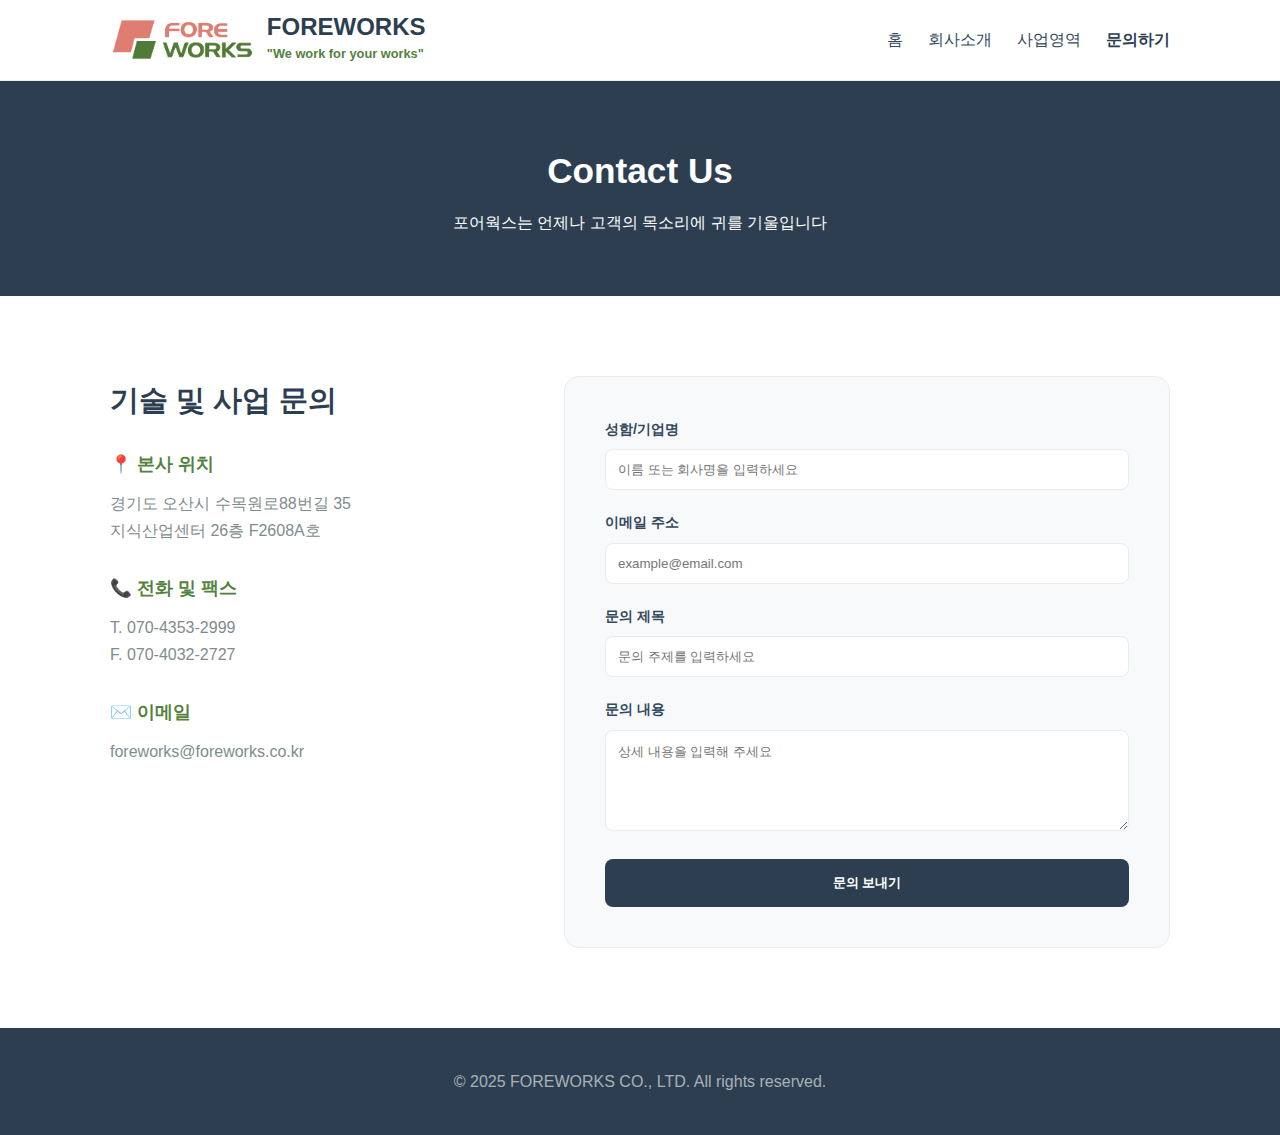
<file: contact.html>
<!DOCTYPE html>
<html lang="ko">
<head>
    <meta charset="UTF-8">
    <meta name="viewport" content="width=device-width, initial-scale=1.0">
    <title>문의하기 - FOREWORKS</title>
    <style>
        * {
            margin: 0;
            padding: 0;
            box-sizing: border-box;
        }

        :root {
            --primary-navy: #2C3E50; /* 차분한 메인 네이비 */
            --accent-green: #53823E; /* 슬로건 포인트 그린 */
            --soft-gray: #F8F9FA;
            --border-gray: #E9ECEF;
            --text-main: #34495E;
            --text-muted: #7F8C8D;
            --white: #ffffff;
        }

        body {
            font-family: 'Segoe UI', 'Malgun Gothic', sans-serif;
            line-height: 1.7;
            color: var(--text-main);
            background: var(--white);
        }

        /* Header */
        header {
            background: var(--white);
            border-bottom: 1px solid var(--border-gray);
            position: sticky;
            top: 0;
            z-index: 1000;
        }

        .container {
            max-width: 1100px;
            margin: 0 auto;
            padding: 0 20px;
        }

        .header-content {
            display: flex;
            justify-content: space-between;
            align-items: center;
            padding: 15px 0;
        }

        /* 로고 영역 */
        .logo-area {
            display: flex;
            align-items: center;
            text-decoration: none;
            gap: 12px;
        }

        .logo-img {
            height: 45px;
            width: auto;
        }

        .logo-text-group {
            display: flex;
            flex-direction: column;
        }

        .company-name {
            font-size: 1.5rem;
            font-weight: 800;
            color: var(--primary-navy);
            line-height: 1;
        }

        .company-slogan {
            font-size: 0.8rem;
            font-weight: 600;
            color: var(--accent-green);
            margin-top: 4px;
        }

        nav ul {
            list-style: none;
            display: flex;
            gap: 25px;
        }

        nav a {
            text-decoration: none;
            color: var(--text-main);
            font-weight: 500;
            transition: 0.3s;
        }

        nav a:hover, nav a.active {
            color: var(--primary-navy);
            font-weight: 700;
        }

        /* Page Hero */
        .page-hero {
            background: var(--primary-navy);
            padding: 60px 0;
            text-align: center;
            color: var(--white);
        }

        .page-hero h1 { font-size: 2.2rem; margin-bottom: 8px; }

        /* Contact Section */
        section { padding: 80px 0; }

        .contact-layout {
            display: grid;
            grid-template-columns: 1fr 1.5fr;
            gap: 50px;
        }

        .contact-info h2 {
            font-size: 1.8rem;
            color: var(--primary-navy);
            margin-bottom: 25px;
        }

        .info-item {
            margin-bottom: 30px;
        }

        .info-item h3 {
            font-size: 1.1rem;
            color: var(--accent-green);
            margin-bottom: 10px;
        }

        .info-item p { color: var(--text-muted); }

        /* Form Style */
        .contact-form {
            background: var(--soft-gray);
            padding: 40px;
            border-radius: 15px;
            border: 1px solid var(--border-gray);
        }

        .form-group { margin-bottom: 20px; }

        .form-group label {
            display: block;
            margin-bottom: 8px;
            font-weight: 600;
            font-size: 0.9rem;
        }

        .form-group input, .form-group textarea {
            width: 100%;
            padding: 12px;
            border: 1px solid var(--border-gray);
            border-radius: 8px;
            font-family: inherit;
        }

        .form-group input:focus, .form-group textarea:focus {
            outline: none;
            border-color: var(--primary-navy);
        }

        .submit-btn {
            background: var(--primary-navy);
            color: var(--white);
            padding: 15px 30px;
            border: none;
            border-radius: 8px;
            font-weight: 700;
            cursor: pointer;
            width: 100%;
            transition: 0.3s;
        }

        .submit-btn:hover { background: #1a252f; }

        footer {
            background: var(--primary-navy);
            color: rgba(255,255,255,0.6);
            padding: 40px 0;
            text-align: center;
        }

        @media (max-width: 900px) {
            .contact-layout { grid-template-columns: 1fr; }
        }
    </style>
</head>
<body>
    <header>
        <div class="container">
            <div class="header-content">
                <a href="index.html" class="logo-area">
                    <img src="images/logo.png" alt="FOREWORKS" class="logo-img">
                    <div class="logo-text-group">
                        <span class="company-name">FOREWORKS</span>
                        <span class="company-slogan">"We work for your works"</span>
                    </div>
                </a>
                <nav>
                    <ul>
                        <li><a href="index.html">홈</a></li>
                        <li><a href="company.html">회사소개</a></li>
                        <li><a href="business.html">사업영역</a></li>
                        <li><a href="contact.html" class="active">문의하기</a></li>
                    </ul>
                </nav>
            </div>
        </div>
    </header>

    <section class="page-hero">
        <div class="container">
            <h1>Contact Us</h1>
            <p>포어웍스는 언제나 고객의 목소리에 귀를 기울입니다</p>
        </div>
    </section>

    <section>
        <div class="container">
            <div class="contact-layout">
                <div class="contact-info">
                    <h2>기술 및 사업 문의</h2>
                    <div class="info-item">
                        <h3>📍 본사 위치</h3>
                        <p>경기도 오산시 수목원로88번길 35<br>지식산업센터 26층 F2608A호</p>
                    </div>
                    <div class="info-item">
                        <h3>📞 전화 및 팩스</h3>
                        <p>T. 070-4353-2999<br>F. 070-4032-2727</p>
                    </div>
                    <div class="info-item">
                        <h3>✉️ 이메일</h3>
                        <p>foreworks@foreworks.co.kr</p>
                    </div>
                </div>

                <div class="contact-form">
                    <form>
                        <div class="form-group">
                            <label>성함/기업명</label>
                            <input type="text" placeholder="이름 또는 회사명을 입력하세요">
                        </div>
                        <div class="form-group">
                            <label>이메일 주소</label>
                            <input type="email" placeholder="example@email.com">
                        </div>
                        <div class="form-group">
                            <label>문의 제목</label>
                            <input type="text" placeholder="문의 주제를 입력하세요">
                        </div>
                        <div class="form-group">
                            <label>문의 내용</label>
                            <textarea rows="5" placeholder="상세 내용을 입력해 주세요"></textarea>
                        </div>
                        <button type="button" class="submit-btn">문의 보내기</button>
                    </form>
                </div>
            </div>
        </div>
    </section>

    <footer>
        <div class="container">
            <p>© 2025 FOREWORKS CO., LTD. All rights reserved.</p>
        </div>
    </footer>
</body>
</html>
</file>
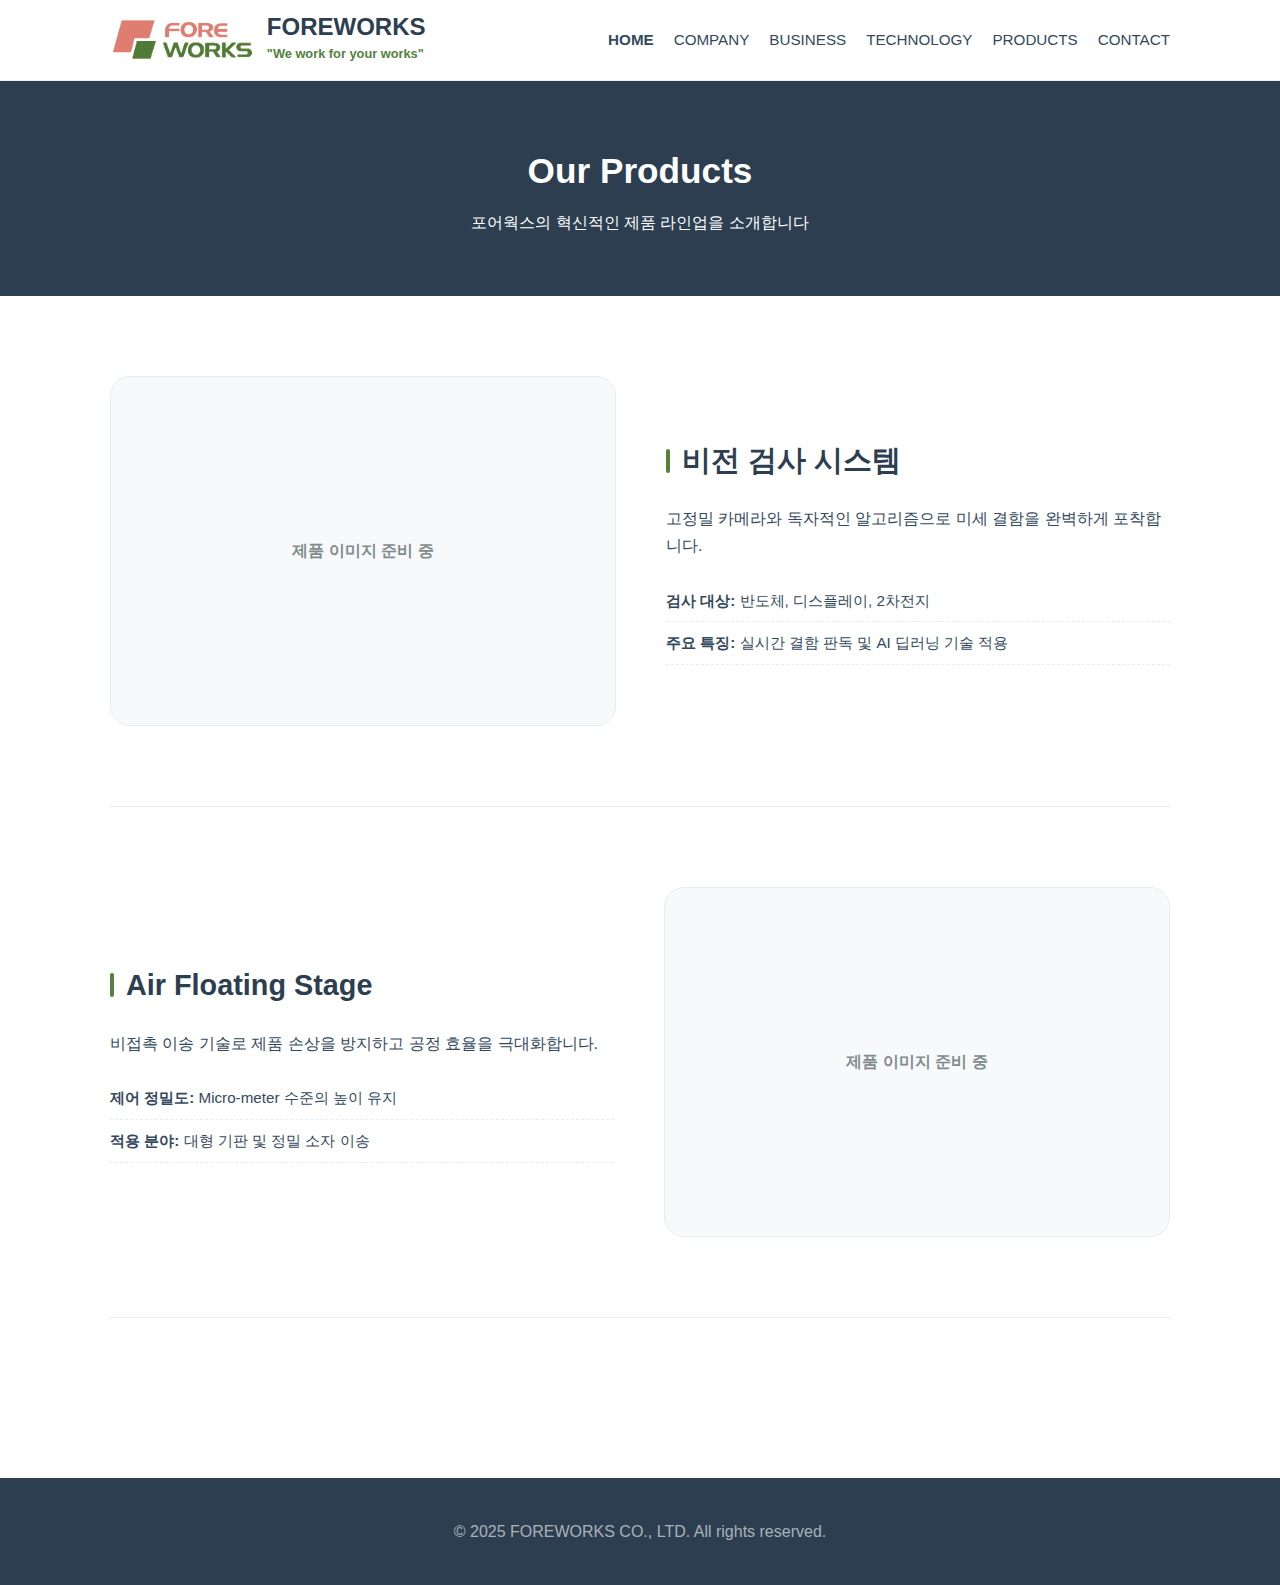
<file: products.html>
<!DOCTYPE html>
<html lang="ko">
<head>
    <meta charset="UTF-8">
    <meta name="viewport" content="width=device-width, initial-scale=1.0">
    <title>주요제품 - FOREWORKS</title>
    <style>
        * {
            margin: 0;
            padding: 0;
            box-sizing: border-box;
        }

        :root {
            --primary-navy: #2C3E50; /* index와 동일한 메인 네이비 */
            --accent-green: #53823E; /* 모든 페이지 공통 슬로건 그린 */
            --soft-gray: #F8F9FA;
            --border-gray: #E9ECEF;
            --text-main: #34495E;
            --text-muted: #7F8C8D;
            --white: #ffffff;
        }

        body {
            font-family: 'Segoe UI', 'Malgun Gothic', sans-serif;
            line-height: 1.7;
            color: var(--text-main);
            background: var(--white);
        }

        /* Header (모든 페이지 통일) */
        header {
            background: var(--white);
            border-bottom: 1px solid var(--border-gray);
            position: sticky;
            top: 0;
            z-index: 1000;
        }

        .container {
            max-width: 1100px;
            margin: 0 auto;
            padding: 0 20px;
        }

        .header-content {
            display: flex;
            justify-content: space-between;
            align-items: center;
            padding: 15px 0;
        }

        .logo-area {
            display: flex;
            align-items: center;
            text-decoration: none;
            gap: 12px;
        }

        .logo-img {
            height: 45px;
            width: auto;
        }

        .logo-text-group {
            display: flex;
            flex-direction: column;
        }

        .company-name {
            font-size: 1.5rem;
            font-weight: 800;
            color: var(--primary-navy);
            line-height: 1;
        }

        .company-slogan {
            font-size: 0.8rem;
            font-weight: 600;
            color: var(--accent-green);
            margin-top: 4px;
        }

        nav ul {
            list-style: none;
            display: flex;
            gap: 20px;
        }

        nav a {
            text-decoration: none;
            color: var(--text-main);
            font-weight: 500;
            font-size: 0.95rem;
            transition: 0.3s;
        }

        nav a:hover, nav a.active {
            color: var(--primary-navy);
            font-weight: 700;
        }

        /* Hero Section */
        .page-hero {
            background: var(--primary-navy);
            padding: 60px 0;
            text-align: center;
            color: var(--white);
        }

        .page-hero h1 { font-size: 2.2rem; margin-bottom: 8px; }

        /* Products Layout */
        section { padding: 80px 0; }

        .section-title {
            text-align: center;
            margin-bottom: 60px;
        }

        .product-item {
            display: flex;
            align-items: center;
            gap: 50px;
            margin-bottom: 80px;
            padding-bottom: 80px;
            border-bottom: 1px solid var(--border-gray);
        }

        .product-item:nth-child(even) {
            flex-direction: row-reverse;
        }

        .product-img {
            flex: 1;
            height: 350px;
            background: var(--soft-gray);
            border-radius: 20px;
            display: flex;
            align-items: center;
            justify-content: center;
            font-weight: bold;
            color: var(--text-muted);
            border: 1px solid var(--border-gray);
        }

        .product-info { flex: 1; }

        .product-info h3 {
            font-size: 1.8rem;
            color: var(--primary-navy);
            margin-bottom: 20px;
            display: flex;
            align-items: center;
        }

        .product-info h3::before {
            content: '';
            width: 4px; height: 24px;
            background: var(--accent-green);
            margin-right: 12px;
            border-radius: 2px;
        }

        .spec-list { list-style: none; margin-top: 20px; }
        .spec-list li {
            padding: 8px 0;
            border-bottom: 1px dashed var(--border-gray);
            font-size: 0.95rem;
        }

        footer {
            background: var(--primary-navy);
            color: rgba(255,255,255,0.6);
            padding: 40px 0;
            text-align: center;
        }
    </style>
</head>
<body>
    <header>
        <div class="container">
            <div class="header-content">
                <a href="index.html" class="logo-area">
                    <img src="images/logo.png" alt="FOREWORKS" class="logo-img">
                    <div class="logo-text-group">
                        <span class="company-name">FOREWORKS</span>
                        <span class="company-slogan">"We work for your works"</span>
                    </div>
                </a>
                <nav>
                    <ul>
                        <li><a href="index.html" style="text-decoration: none; color: var(--text-main); font-weight: 700;">HOME</a></li>
                        <li><a href="company.html" style="text-decoration: none; color: var(--text-main); font-weight: 500;">COMPANY</a></li>
                        <li><a href="business.html" style="text-decoration: none; color: var(--text-main); font-weight: 500;">BUSINESS</a></li>
                        <li><a href="technology.html" style="text-decoration: none; color: var(--text-main); font-weight: 500;">TECHNOLOGY</a></li>
                        <li><a href="products.html" style="text-decoration: none; color: var(--text-main); font-weight: 500;">PRODUCTS</a></li>
                        <li><a href="contact.html" style="text-decoration: none; color: var(--text-main); font-weight: 500;">CONTACT</a></li>
                    </ul>
                </nav>
            </div>
        </div>
    </header>

    <section class="page-hero">
        <div class="container">
            <h1>Our Products</h1>
            <p>포어웍스의 혁신적인 제품 라인업을 소개합니다</p>
        </div>
    </section>

    <section>
        <div class="container">
            <div class="product-item">
                <div class="product-img">제품 이미지 준비 중</div>
                <div class="product-info">
                    <h3>비전 검사 시스템</h3>
                    <p>고정밀 카메라와 독자적인 알고리즘으로 미세 결함을 완벽하게 포착합니다.</p>
                    <ul class="spec-list">
                        <li><strong>검사 대상:</strong> 반도체, 디스플레이, 2차전지</li>
                        <li><strong>주요 특징:</strong> 실시간 결함 판독 및 AI 딥러닝 기술 적용</li>
                    </ul>
                </div>
            </div>
            <div class="product-item">
                <div class="product-img">제품 이미지 준비 중</div>
                <div class="product-info">
                    <h3>Air Floating Stage</h3>
                    <p>비접촉 이송 기술로 제품 손상을 방지하고 공정 효율을 극대화합니다.</p>
                    <ul class="spec-list">
                        <li><strong>제어 정밀도:</strong> Micro-meter 수준의 높이 유지</li>
                        <li><strong>적용 분야:</strong> 대형 기판 및 정밀 소자 이송</li>
                    </ul>
                </div>
            </div>
        </div>
    </section>

    <footer>
        <div class="container">
            <p>© 2025 FOREWORKS CO., LTD. All rights reserved.</p>
        </div>
    </footer>
</body>
</html>
</file>
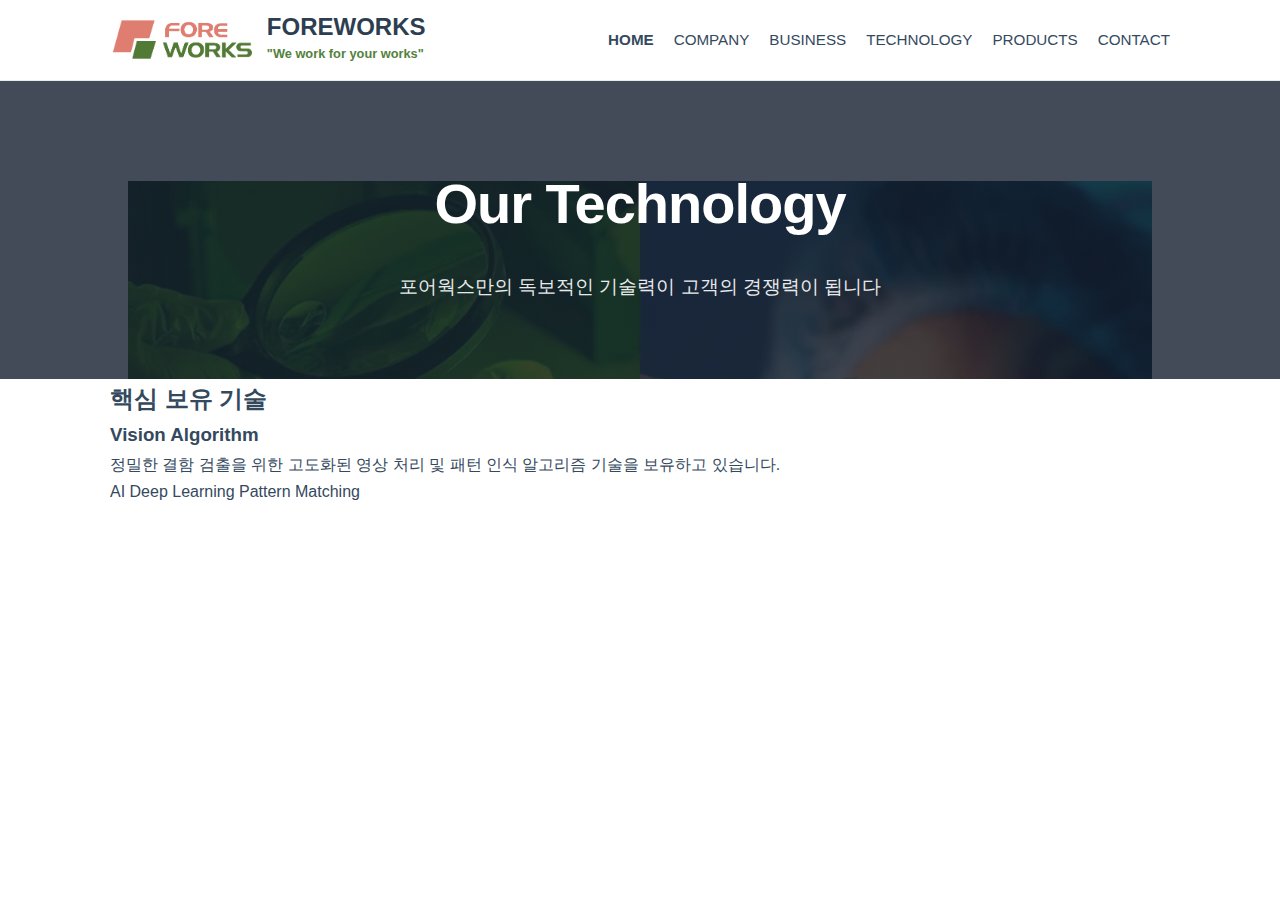
<file: technology.html>
<!DOCTYPE html>
<html lang="ko">
<head>
    <meta charset="UTF-8">
    <meta name="viewport" content="width=device-width, initial-scale=1.0">
    <title>보유기술 - FOREWORKS</title>
    <link rel="stylesheet" href="css/style.css">

</head>
<body>
    <header>
        <div class="container">
            <div class="header-content">
                <a href="index.html" class="logo-area">
                    <img src="images/logo.png" alt="FOREWORKS" class="logo-img">
                    <div class="logo-text-group">
                        <span class="company-name">FOREWORKS</span>
                        <span class="company-slogan">"We work for your works"</span>
                    </div>
                </a>
                <nav>
                    <ul>
                        <li><a href="index.html" style="text-decoration: none; color: var(--text-main); font-weight: 700;">HOME</a></li>
                        <li><a href="company.html" style="text-decoration: none; color: var(--text-main); font-weight: 500;">COMPANY</a></li>
                        <li><a href="business.html" style="text-decoration: none; color: var(--text-main); font-weight: 500;">BUSINESS</a></li>
                        <li><a href="technology.html" style="text-decoration: none; color: var(--text-main); font-weight: 500;">TECHNOLOGY</a></li>
                        <li><a href="products.html" style="text-decoration: none; color: var(--text-main); font-weight: 500;">PRODUCTS</a></li>
                        <li><a href="contact.html" style="text-decoration: none; color: var(--text-main); font-weight: 500;">CONTACT</a></li>
                    </ul>
                </nav>
            </div>
        </div>
    </header>

    <section class="page-hero">
        <div class="container">
            <h1>Our Technology</h1>
            <p>포어웍스만의 독보적인 기술력이 고객의 경쟁력이 됩니다</p>
        </div>
    </section>

    <section>
        <div class="container">
            <div class="section-title">
                <h2>핵심 보유 기술</h2>
            </div>

            <div class="tech-grid">
                <div class="tech-card">
                    <h3>Vision Algorithm</h3>
                    <p>정밀한 결함 검출을 위한 고도화된 영상 처리 및 패턴 인식 알고리즘 기술을 보유하고 있습니다.</p>
                    <div class="tech-tags">
                        <span class="tag">AI Deep Learning</span>
                        <span class="tag">Pattern Matching</span>
                    </div>
                </div>

                <div class="tech-card" style="border-left: 5px solid var(--accent-green);">
                    <h3>
</file>
<file: css/style.css>
/* 공통 변수 설정 */
:root {
    --primary-navy: #2C3E50;
    --accent-green: #53823E;
    --soft-gray: #F8F9FA;
    --border-gray: #E9ECEF;
    --text-main: #34495E;
    --text-muted: #7F8C8D;
    --white: #ffffff;
}

/* 기본 스타일 */
* {
    margin: 0;
    padding: 0;
    box-sizing: border-box;
}

body {
    font-family: 'Segoe UI', 'Malgun Gothic', sans-serif;
    line-height: 1.7;
    color: var(--text-main);
    background: var(--white);
}

.container {
    max-width: 1100px;
    margin: 0 auto;
    padding: 0 20px;
}

/* 헤더 및 내비게이션 */
header {
    background: var(--white);
    border-bottom: 1px solid var(--border-gray);
    position: sticky;
    top: 0;
    z-index: 1000;
}

.header-content {
    display: flex;
    justify-content: space-between;
    align-items: center;
    padding: 15px 0;
}

.logo-area {
    display: flex;
    align-items: center;
    text-decoration: none;
    gap: 12px;
}

.logo-img { height: 45px; width: auto; }

.logo-text-group { display: flex; flex-direction: column; }

.company-name {
    font-size: 1.5rem;
    font-weight: 800;
    color: var(--primary-navy);
    line-height: 1;
}

.company-slogan {
    font-size: 0.8rem;
    font-weight: 600;
    color: var(--accent-green);
    margin-top: 4px;
}

nav ul { list-style: none; display: flex; gap: 20px; }
nav a {
    text-decoration: none;
    color: var(--text-main);
    font-weight: 500;
    font-size: 0.95rem;
    transition: 0.3s;
}
nav a:hover, nav a.active { color: var(--primary-navy); font-weight: 700; }

/* 히어로 섹션 이미지 배경 적용 */
.page-hero {
    /* 배경 이미지와 어두운 필터를 동시에 적용 */
    background: linear-gradient(rgba(20, 30, 48, 0.8), rgba(20, 30, 48, 0.8)), url('../images/main-bg.jpg');
    /* background-size: cover;       화면에 꽉 차게 */
    background-position: center;  /* 중앙 정렬 */
    background-repeat: no-repeat;
    background-attachment: fixed; /* 스크롤 시 배경 고정 (세련된 효과) */
    
    padding: 75px 0;             /* 상하 여백을 늘려 더 웅장하게 */
    text-align: center;
    color: var(--white);
}

.page-hero h1 {
    font-size: 3.5rem;
    font-weight: 800;
    margin-bottom: 20px;
    letter-spacing: -1px;
}

.page-hero p {
    font-size: 1.2rem;
    opacity: 0.9;
}
/* 지도 중앙 정렬 (요청하신 부분 수정 완료) */
.map-container, .map-wrapper {
    width: 100%;
    max-width: 1100px;
    height: 450px;
    margin: 40px auto; /* 좌우 auto로 무조건 중앙 */
    border-radius: 15px;
    overflow: hidden;
    border: 1px solid var(--border-gray);
    display: block;
}

/* 푸터 */
footer {
    background: var(--primary-navy);
    color: rgba(255,255,255,0.6);
    padding: 40px 0;
    text-align: center;
    font-size: 0.85rem;
}
/* 기업정보 전용 스타일 */
.info-section { padding: 60px 0; }

.sub-title {
    font-size: 1.8rem;
    color: var(--primary-navy);
    margin-bottom: 30px;
    padding-bottom: 10px;
    border-bottom: 3px solid var(--accent-green); /* 제목 아래 포인트 선 */
    display: inline-block;
}

.info-table {
    width: 100%;
    border-collapse: collapse;
    margin-bottom: 50px;
}

.info-table th {
    width: 200px;
    background: var(--soft-gray);
    color: var(--primary-navy);
    text-align: left;
    padding: 15px 25px;
    border-bottom: 1px solid var(--border-gray);
    font-weight: 700;
}

.info-table td {
    padding: 15px 25px;
    border-bottom: 1px solid var(--border-gray);
    color: var(--text-main);
}

/* 오시는 길 레이아웃 */
.location-grid {
    display: grid;
    grid-template-columns: 1fr 1fr;
    gap: 30px;
    align-items: start;
}

@media (max-width: 768px) {
    .location-grid { grid-template-columns: 1fr; }
    .info-table th { width: 120px; padding: 10px; }
}

/##### Business Section Styles #####/
.business-grid {
    display: grid;
    grid-template-columns: repeat(auto-fit, minmax(320px, 1fr));
    gap: 30px;
    margin-top: 50px;
}

.business-card {
    background: var(--white);
    padding: 40px;
    border-radius: 20px;
    border: 1px solid var(--border-gray);
    transition: all 0.3s ease;
    display: flex;
    flex-direction: column;
    gap: 20px;
}

.business-card:hover {
    transform: translateY(-10px);
    box-shadow: 0 20px 40px rgba(0,0,0,0.08);
    border-color: var(--accent-green);
}

.business-icon {
    width: 60px;
    height: 60px;
    background: var(--soft-gray);
    border-radius: 12px;
    display: flex;
    align-items: center;
    justify-content: center;
    font-size: 24px;
    color: var(--accent-green);
}

.business-card h3 {
    font-size: 1.5rem;
    color: var(--primary-navy);
    position: relative;
    padding-bottom: 15px;
}

.business-card h3::after {
    content: '';
    position: absolute;
    bottom: 0;
    left: 0;
    width: 40px;
    height: 3px;
    background: var(--accent-green);
}

.business-card p {
    color: var(--text-main);
    font-size: 1rem;
    line-height: 1.8;
}

.business-list {
    list-style: none;
    margin-top: 10px;
}

.business-list li {
    padding-left: 20px;
    position: relative;
    font-size: 0.9rem;
    color: var(--text-muted);
    margin-bottom: 8px;
}

.business-list li::before {
    content: '•';
    position: absolute;
    left: 0;
    color: var(--accent-green);
    font-weight: bold;
}
/##### Technology Page Styles #####/
.tech-item {
    display: flex;
    align-items: center;
    gap: 40px;
    background: var(--white);
    padding: 30px;
    border-radius: 20px;
    border: 1px solid var(--border-gray);
    margin-bottom: 40px;
    transition: transform 0.3s ease;
}

.tech-item:hover {
    transform: translateX(10px);
    border-color: var(--accent-green);
}

.tech-img-box {
    flex: 1;
    min-width: 300px;
    height: 220px;
    background: var(--primary-navy); /* 사진 없을 때 기본 배경 */
    border-radius: 12px;
    display: flex;
    align-items: center;
    justify-content: center;
    color: rgba(255,255,255,0.5);
    overflow: hidden;
}

.tech-img-box img {
    width: 100%;
    height: 100%;
    object-fit: cover; /* 사진 비율 유지하며 꽉 채우기 */
}

.tech-info {
    flex: 1.5;
}

.tech-info h3 {
    font-size: 1.8rem;
    color: var(--primary-navy);
    margin-bottom: 15px;
}

.tech-tag-group {
    display: flex;
    gap: 10px;
    margin-top: 15px;
}

.tech-tag {
    background: var(--soft-gray);
    padding: 5px 12px;
    border-radius: 5px;
    font-size: 0.85rem;
    color: var(--accent-green);
    font-weight: 600;
}

@media (max-width: 850px) {
    .tech-item { flex-direction: column; align-items: stretch; }
    .tech-img-box { min-width: 100%; }
}

/##### Product Page Specific Styles #####/
.product-spec-list {
    list-style: none;
    margin-top: 15px;
    padding: 15px;
    background: var(--soft-gray);
    border-radius: 10px;
}

.product-spec-list li {
    display: flex;
    justify-content: space-between;
    padding: 5px 0;
    border-bottom: 1px solid #e0e0e0;
    font-size: 0.9rem;
}

.product-spec-list li:last-child {
    border-bottom: none;
}

.product-spec-list li span:first-child {
    font-weight: bold;
    color: var(--primary-navy);
}

.btn-detail {
    display: inline-block;
    margin-top: 20px;
    padding: 10px 20px;
    background: var(--primary-navy);
    color: var(--white);
    text-decoration: none;
    border-radius: 5px;
    font-size: 0.9rem;
    transition: background 0.3s;
}

.btn-detail:hover {
    background: var(--accent-green);
}

/##### Contact Page Styles #####/
.contact-wrapper {
    display: grid;
    grid-template-columns: 1fr 1.5fr; /* 안내정보 : 입력폼 비율 */
    gap: 50px;
    margin-top: 40px;
}

.contact-info-card {
    background: var(--primary-navy);
    color: var(--white);
    padding: 40px;
    border-radius: 20px;
}

.contact-info-card h3 { margin-bottom: 20px; color: var(--accent-green); }
.contact-method { margin-bottom: 25px; }
.contact-method p { font-size: 0.9rem; opacity: 0.8; }
.contact-method strong { display: block; font-size: 1.1rem; margin-top: 5px; }

.contact-form {
    background: var(--white);
    padding: 20px;
}

.form-group { margin-bottom: 20px; }
.form-group label { display: block; margin-bottom: 8px; font-weight: 600; color: var(--primary-navy); }
.form-group input, .form-group textarea {
    width: 100%;
    padding: 12px;
    border: 1px solid var(--border-gray);
    border-radius: 8px;
    font-size: 1rem;
    font-family: inherit;
}

.form-group input:focus, .form-group textarea:focus {
    border-color: var(--accent-green);
    outline: none;
    box-shadow: 0 0 5px rgba(83, 130, 62, 0.2);
}

.submit-btn {
    width: 100%;
    padding: 15px;
    background: var(--accent-green);
    color: var(--white);
    border: none;
    border-radius: 8px;
    font-size: 1.1rem;
    font-weight: 700;
    cursor: pointer;
    transition: 0.3s;
}

.submit-btn:hover { background: var(--primary-navy); }

@media (max-width: 850px) {
    .contact-wrapper { grid-template-columns: 1fr; }
}
</file>
